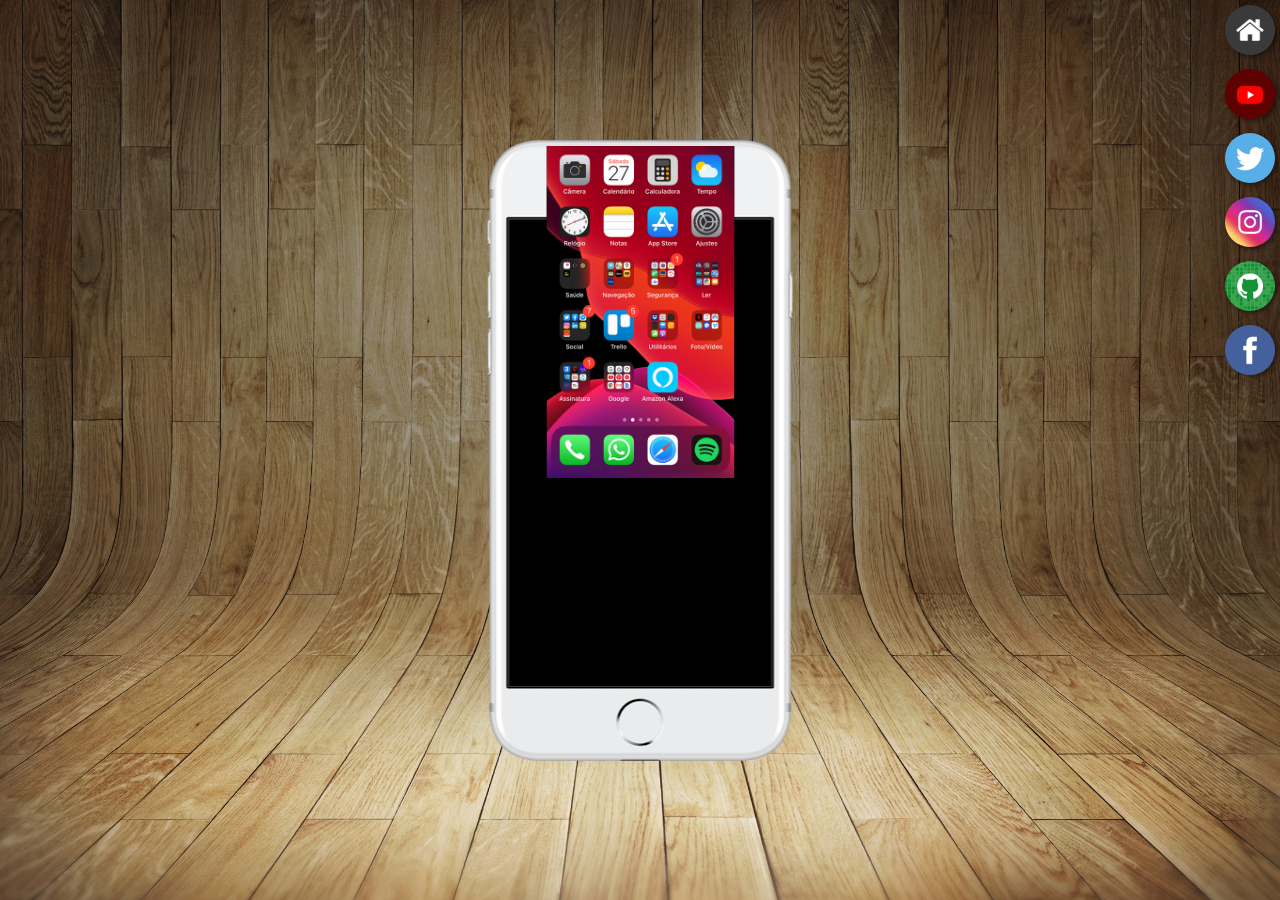
<file: index.html>
<!DOCTYPE html>
<html lang="pt-br">
<head>
    <meta charset="UTF-8">
    <meta name="viewport" content="width=device-width, initial-scale=1.0">
    <link rel="shortcut icon" href="favicon.ico" type="image/x-icon">
    <link rel="stylesheet" href="estilos/style.css">
    <title>Projeto redes sociais</title>
</head>
<body>
    <main> 
        <section id="telefone">
            <iframe src="home.html" name="home" id="home"  frameborder="0">
                Seu navegador não é compátivel.
            </iframe>
        </section>
        <section id="redes">
            <a href="home.html" target="home"><img src="imagens/logo-home.jpg" alt="Home"></a> <br>
            <a href="youtube.html" target="home" ><img src="imagens/logo-youtube.jpg" alt="youtube"></a> <br>
            <a href="twitter.html" target="home"><img src="imagens/logo-twitter.jpg" alt="Twitter"></a> <br>
            <a href="instagram.html" target="home"><img src="imagens/logo-instagram.jpg" alt="Instagram"></a> <br>
            <a href="github.html" target="home"><img src="imagens/logo-github.jpg" alt="Github"></a> <br>
            <a href="facebook.html" target="home"><img src="imagens/logo-facebook.jpg" alt="Facebook"></a> <br>
            
        </section>
    </main>
</body>
</html>
</file>
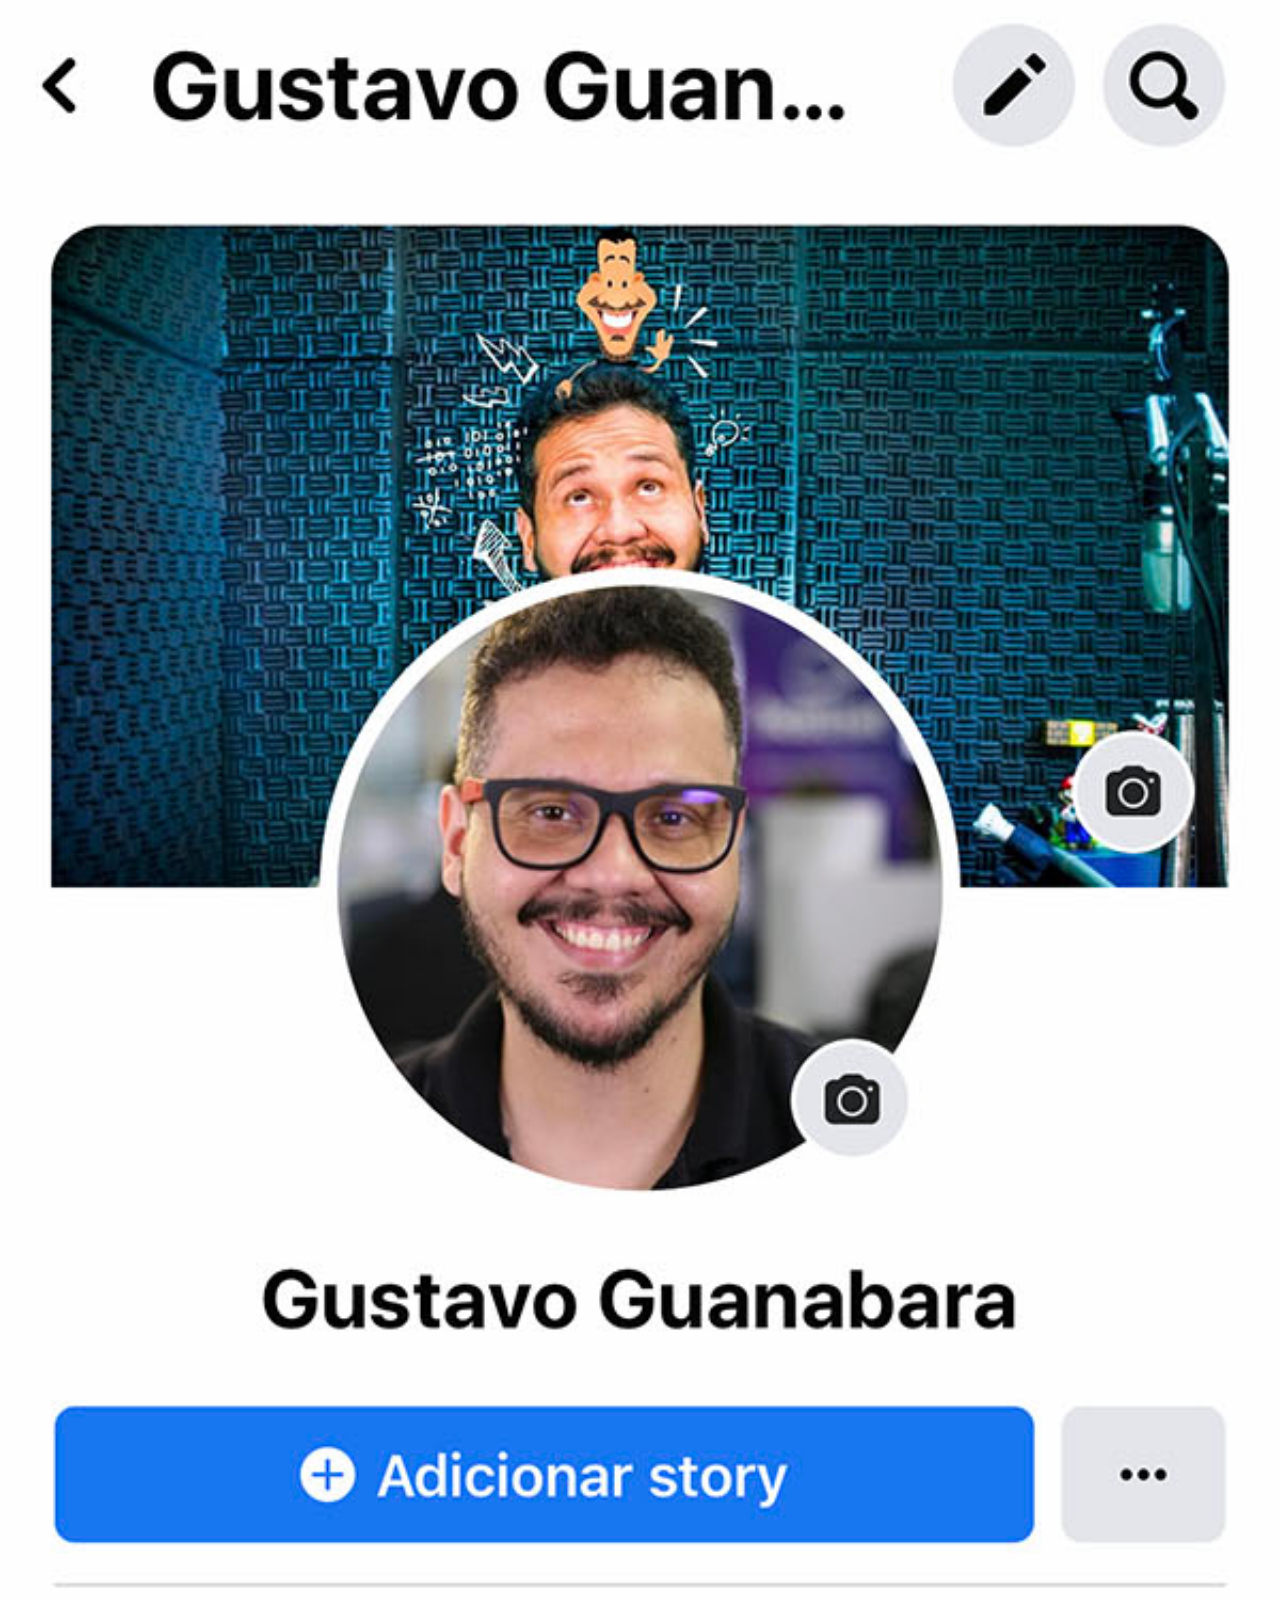
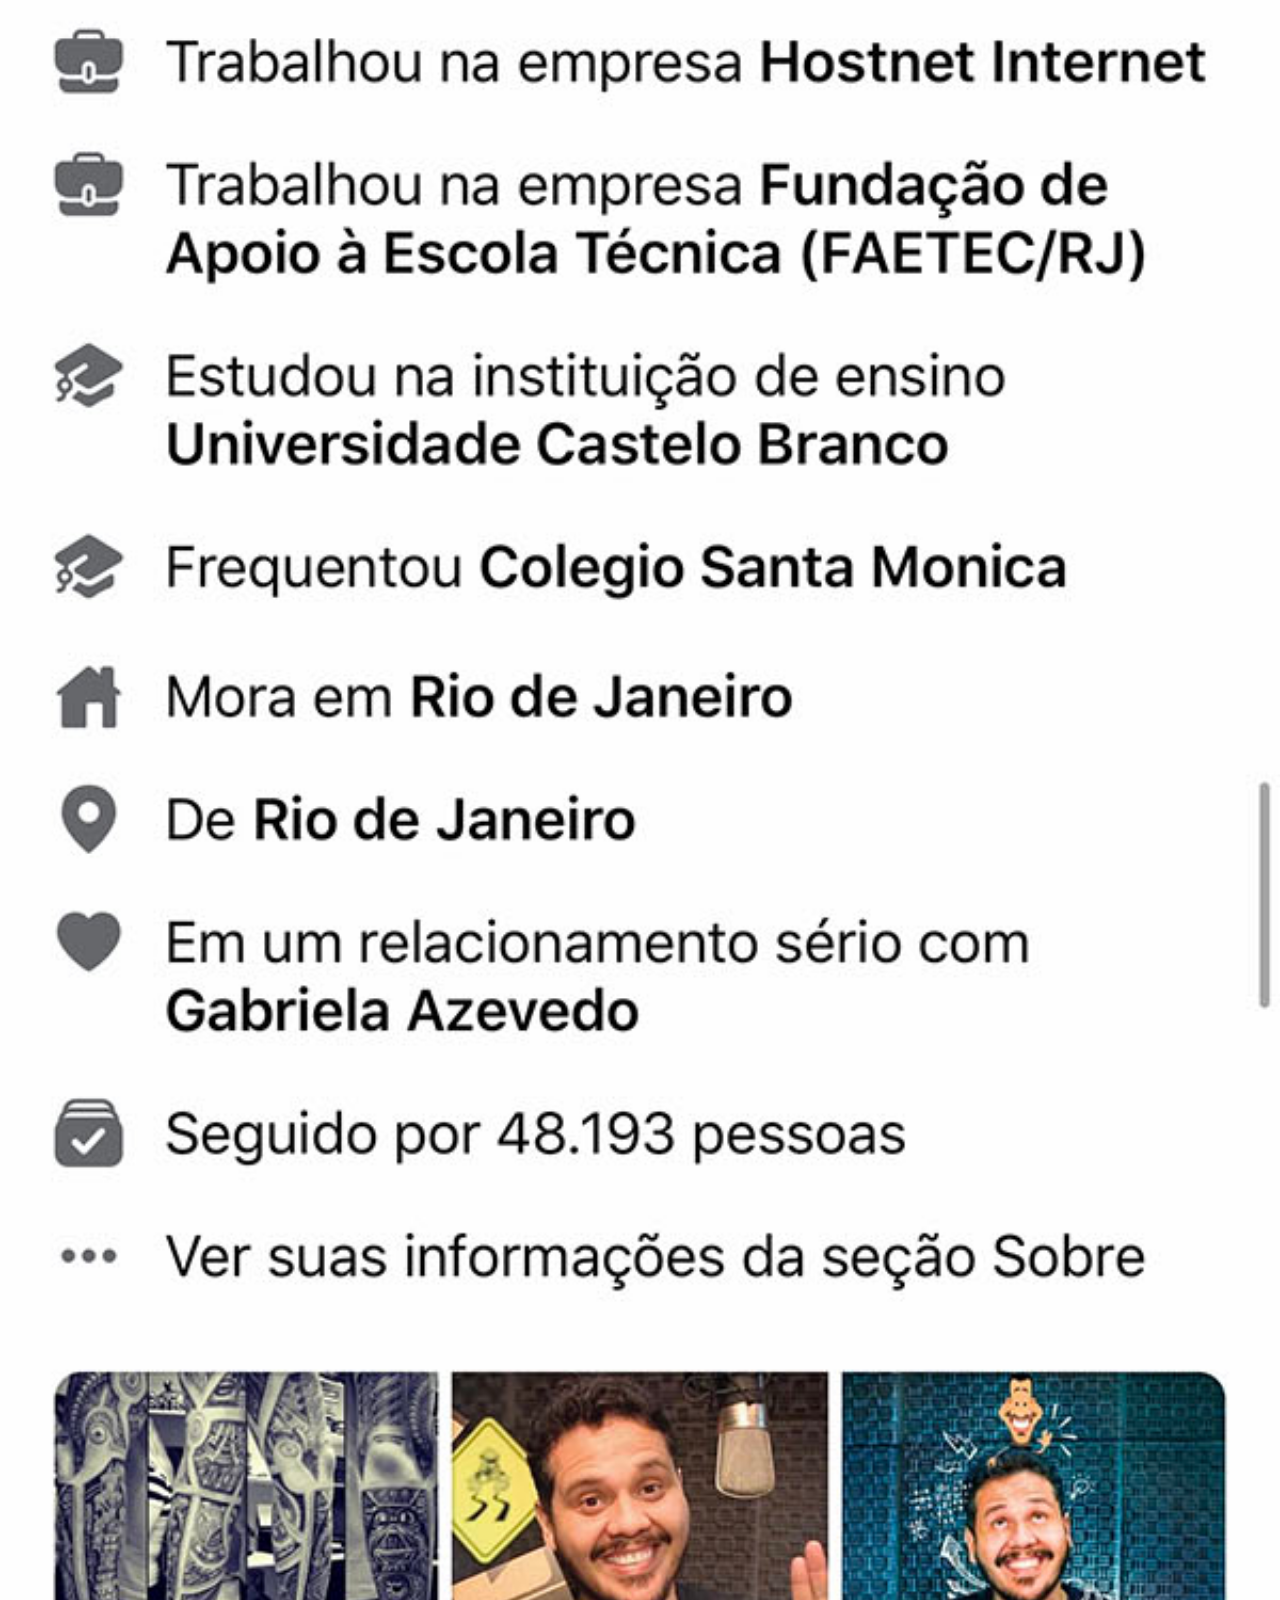
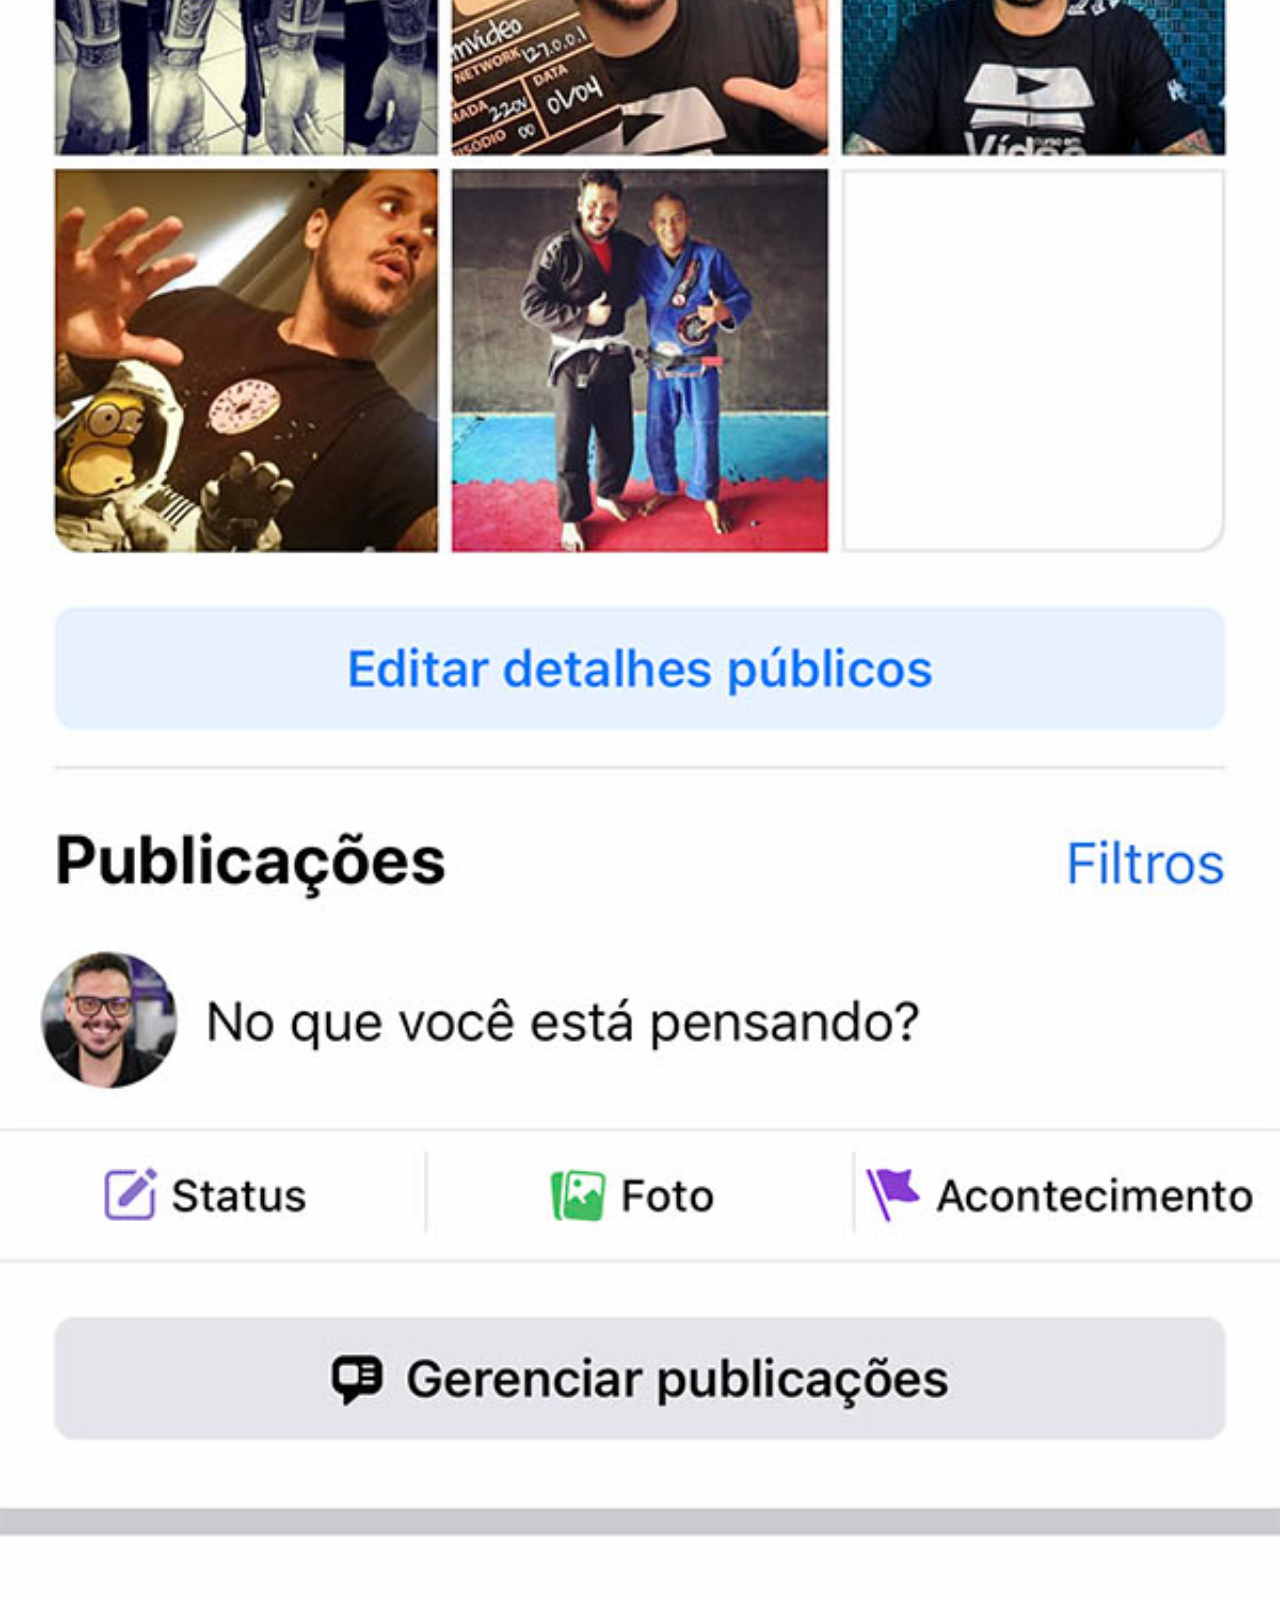
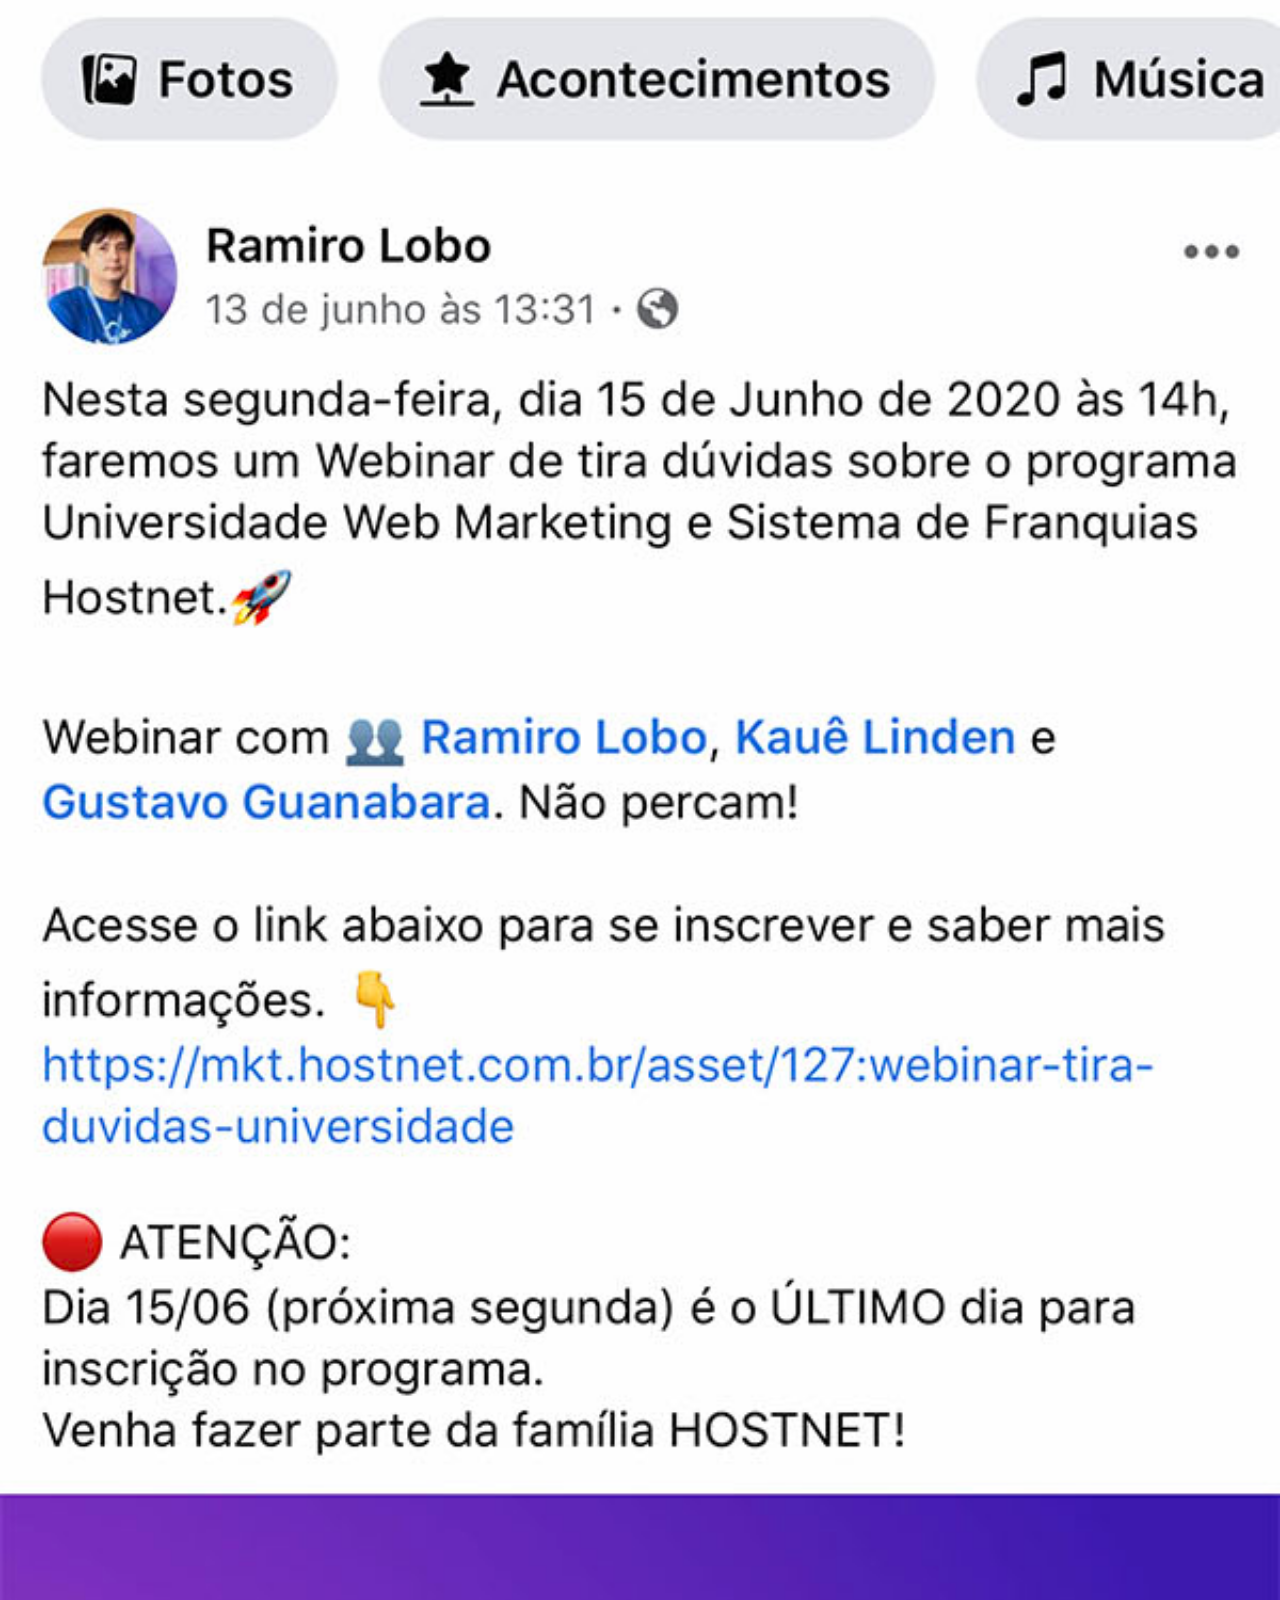
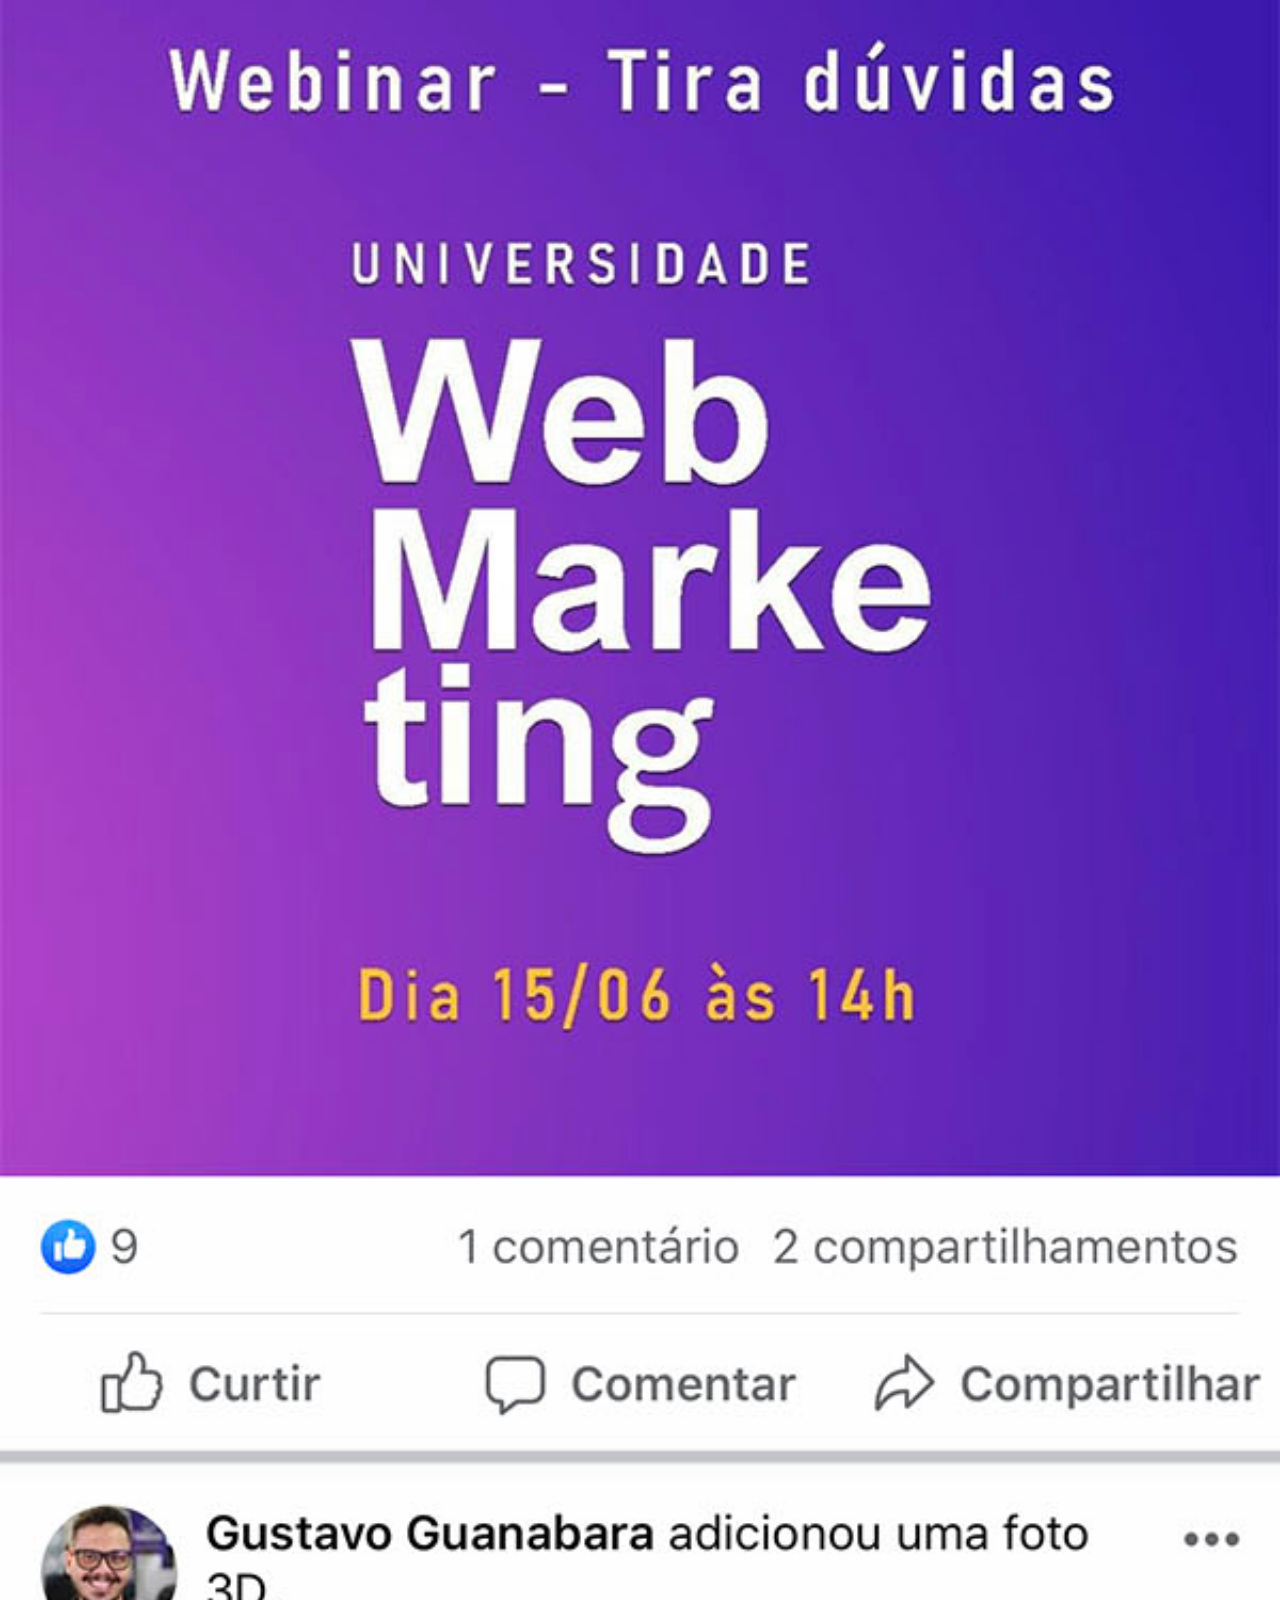
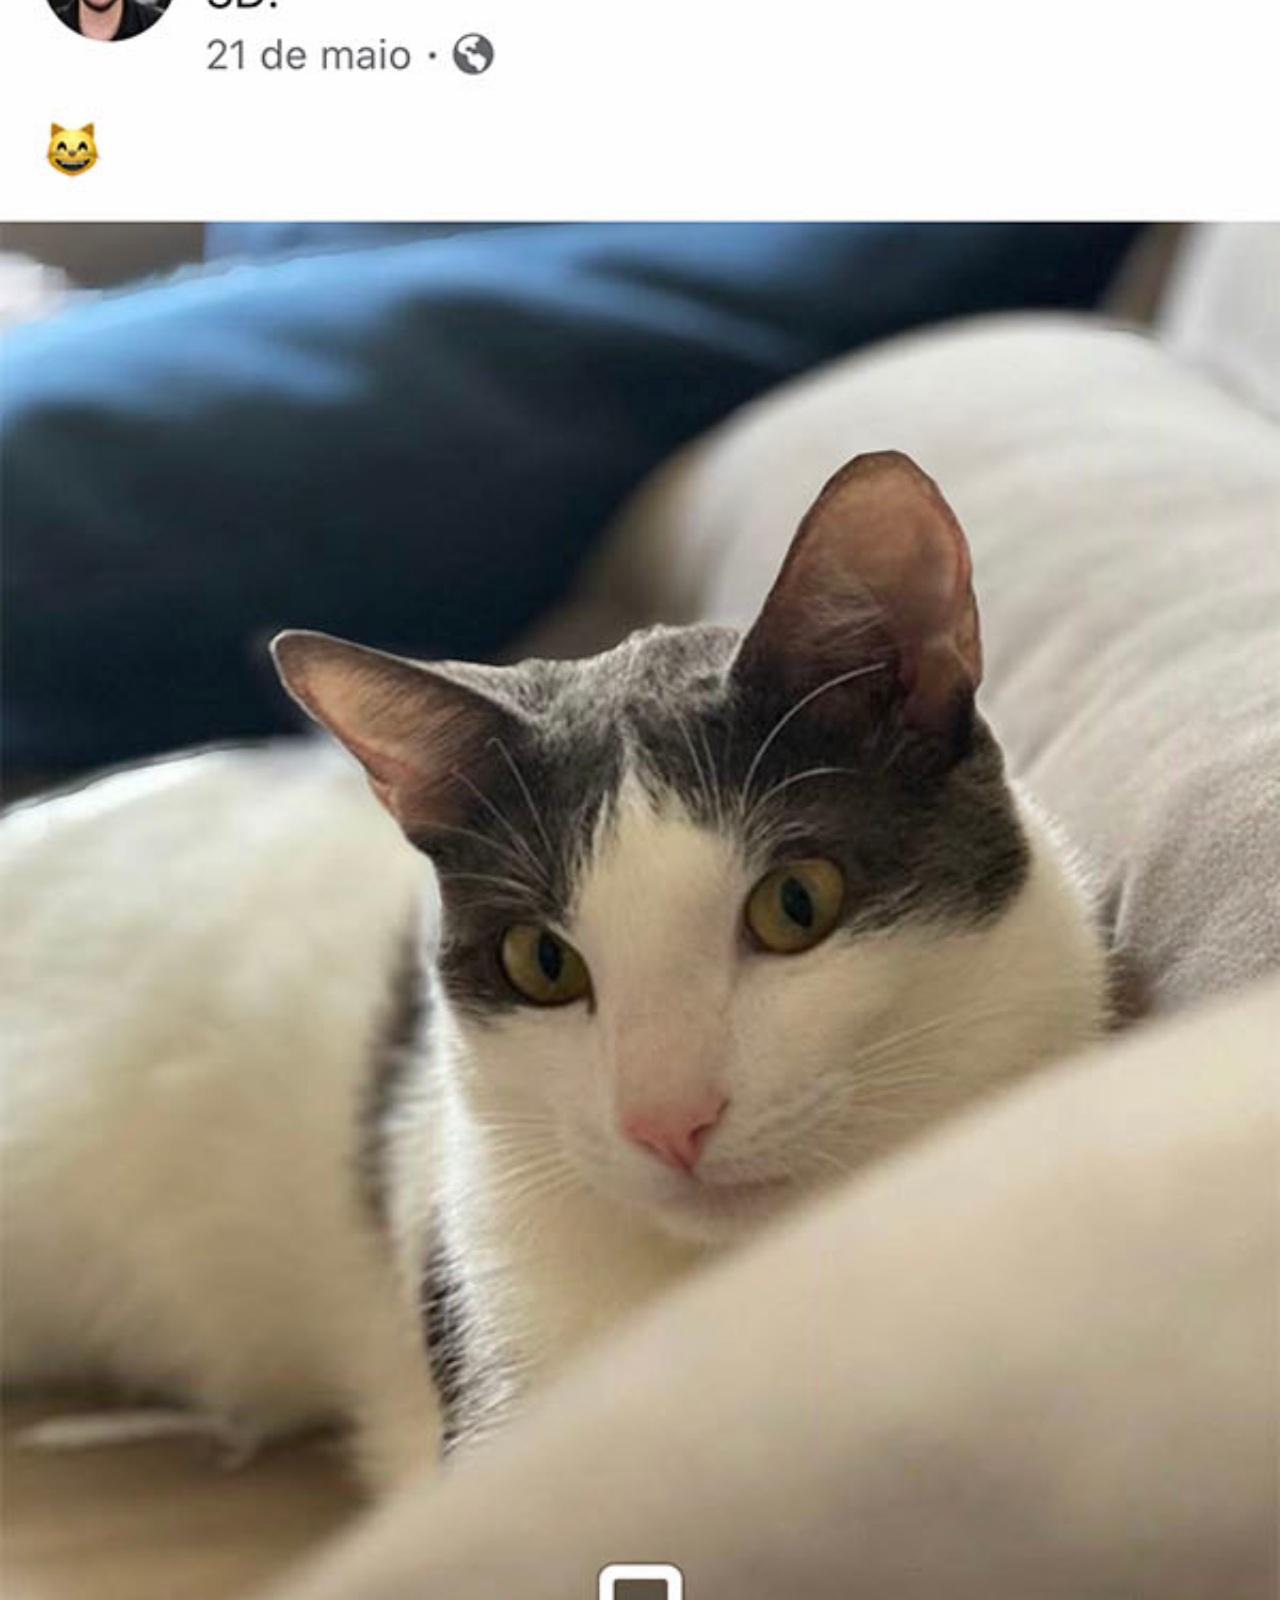
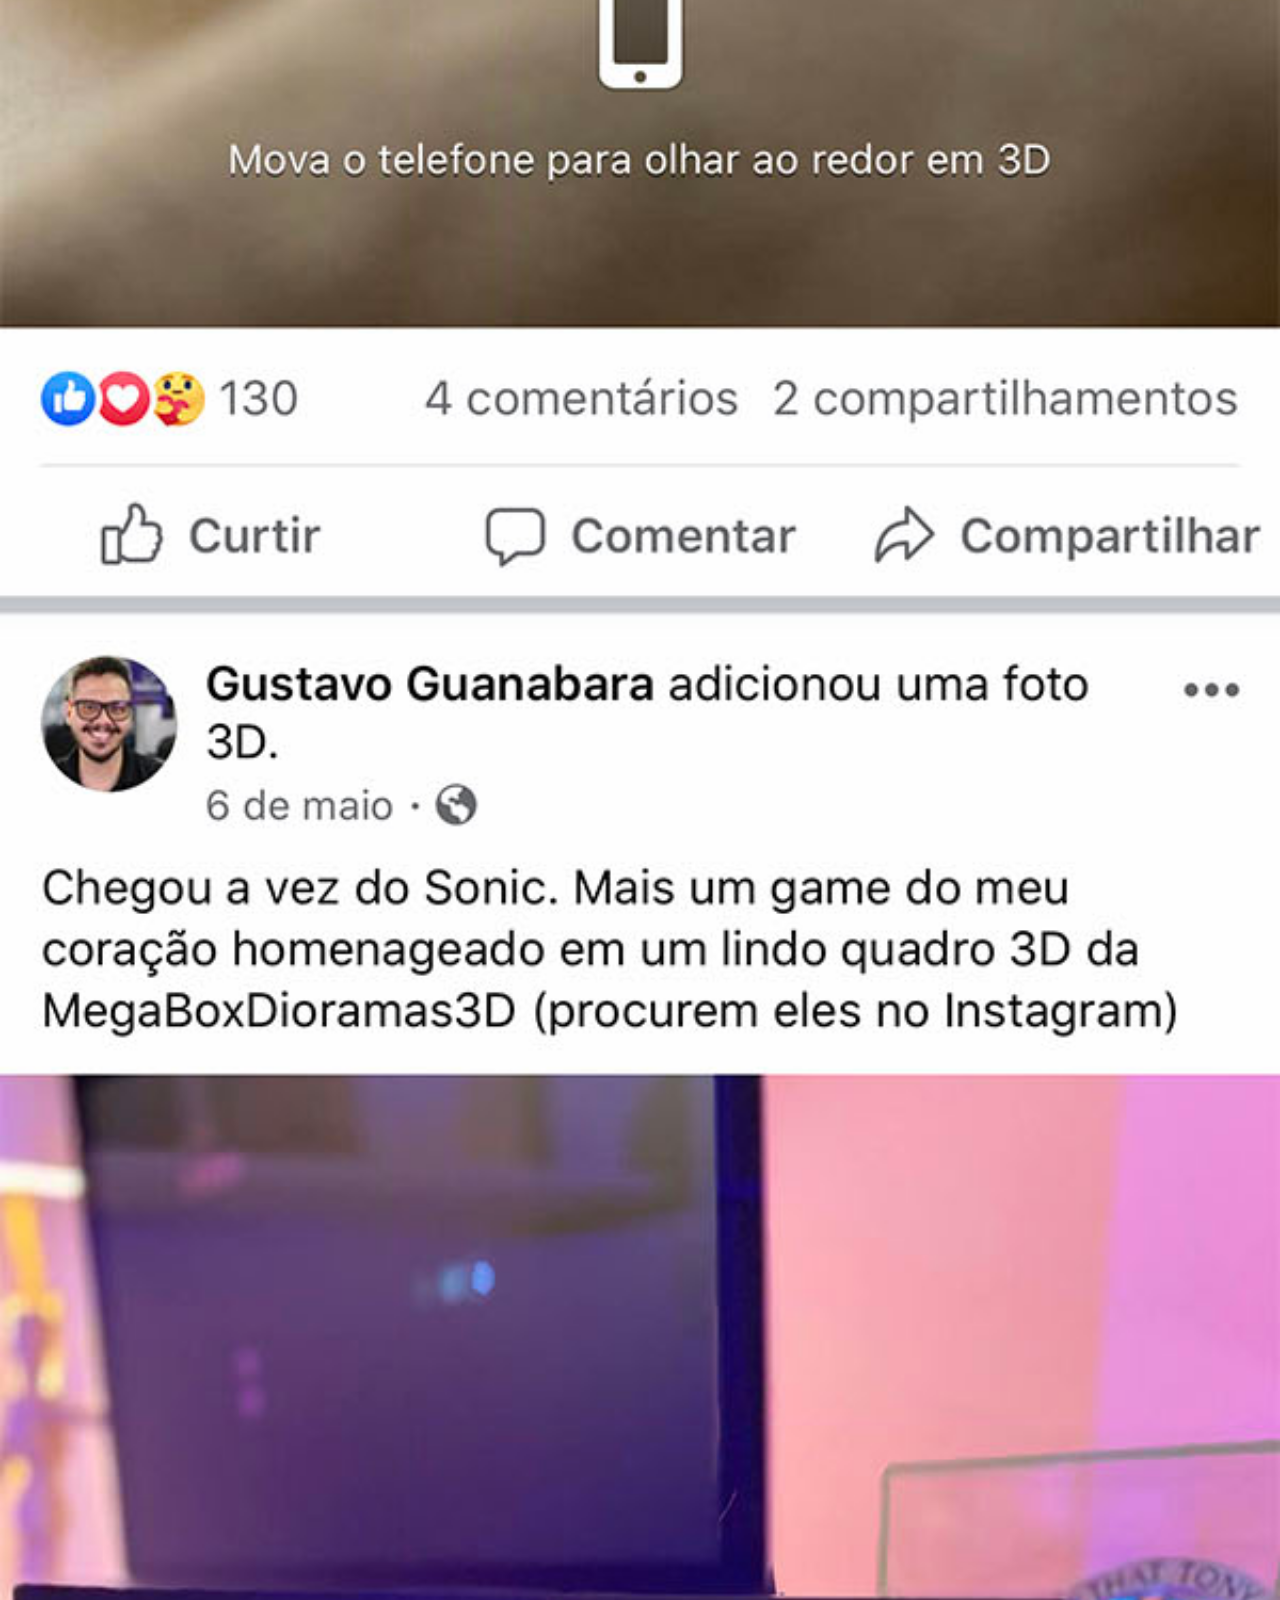
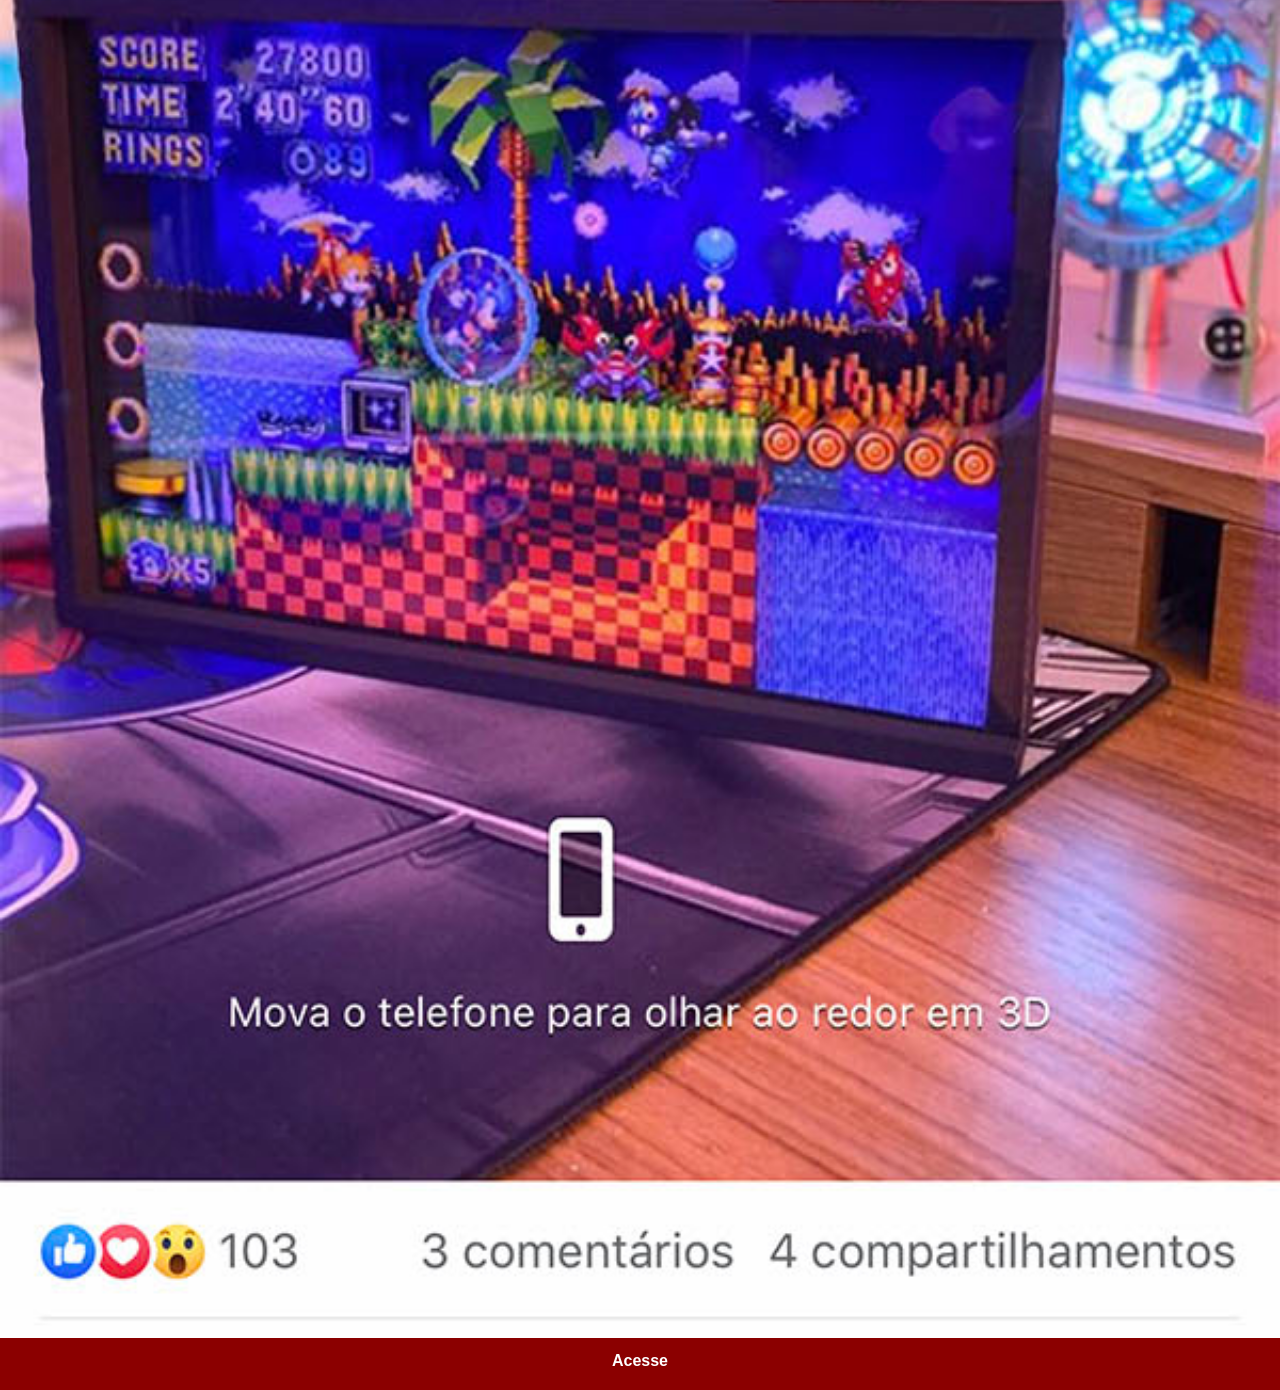
<file: facebook.html>
<!DOCTYPE html>
<html lang="pt-br">
<head>
    <meta charset="UTF-8">
    <meta name="viewport" content="width=device-width, initial-scale=1.0">
    <title>Facebook</title>
    <link rel="stylesheet" href="estilos/social.css">
</head>
<body>
    <img src="imagens/tela-facebook.jpg" alt="Facebook">
    <a href="https://www.facebook.com/gustavoguanabara/?locale=pt_BR" target="_blank">Acesse</a>
</body>
</html>
</file>
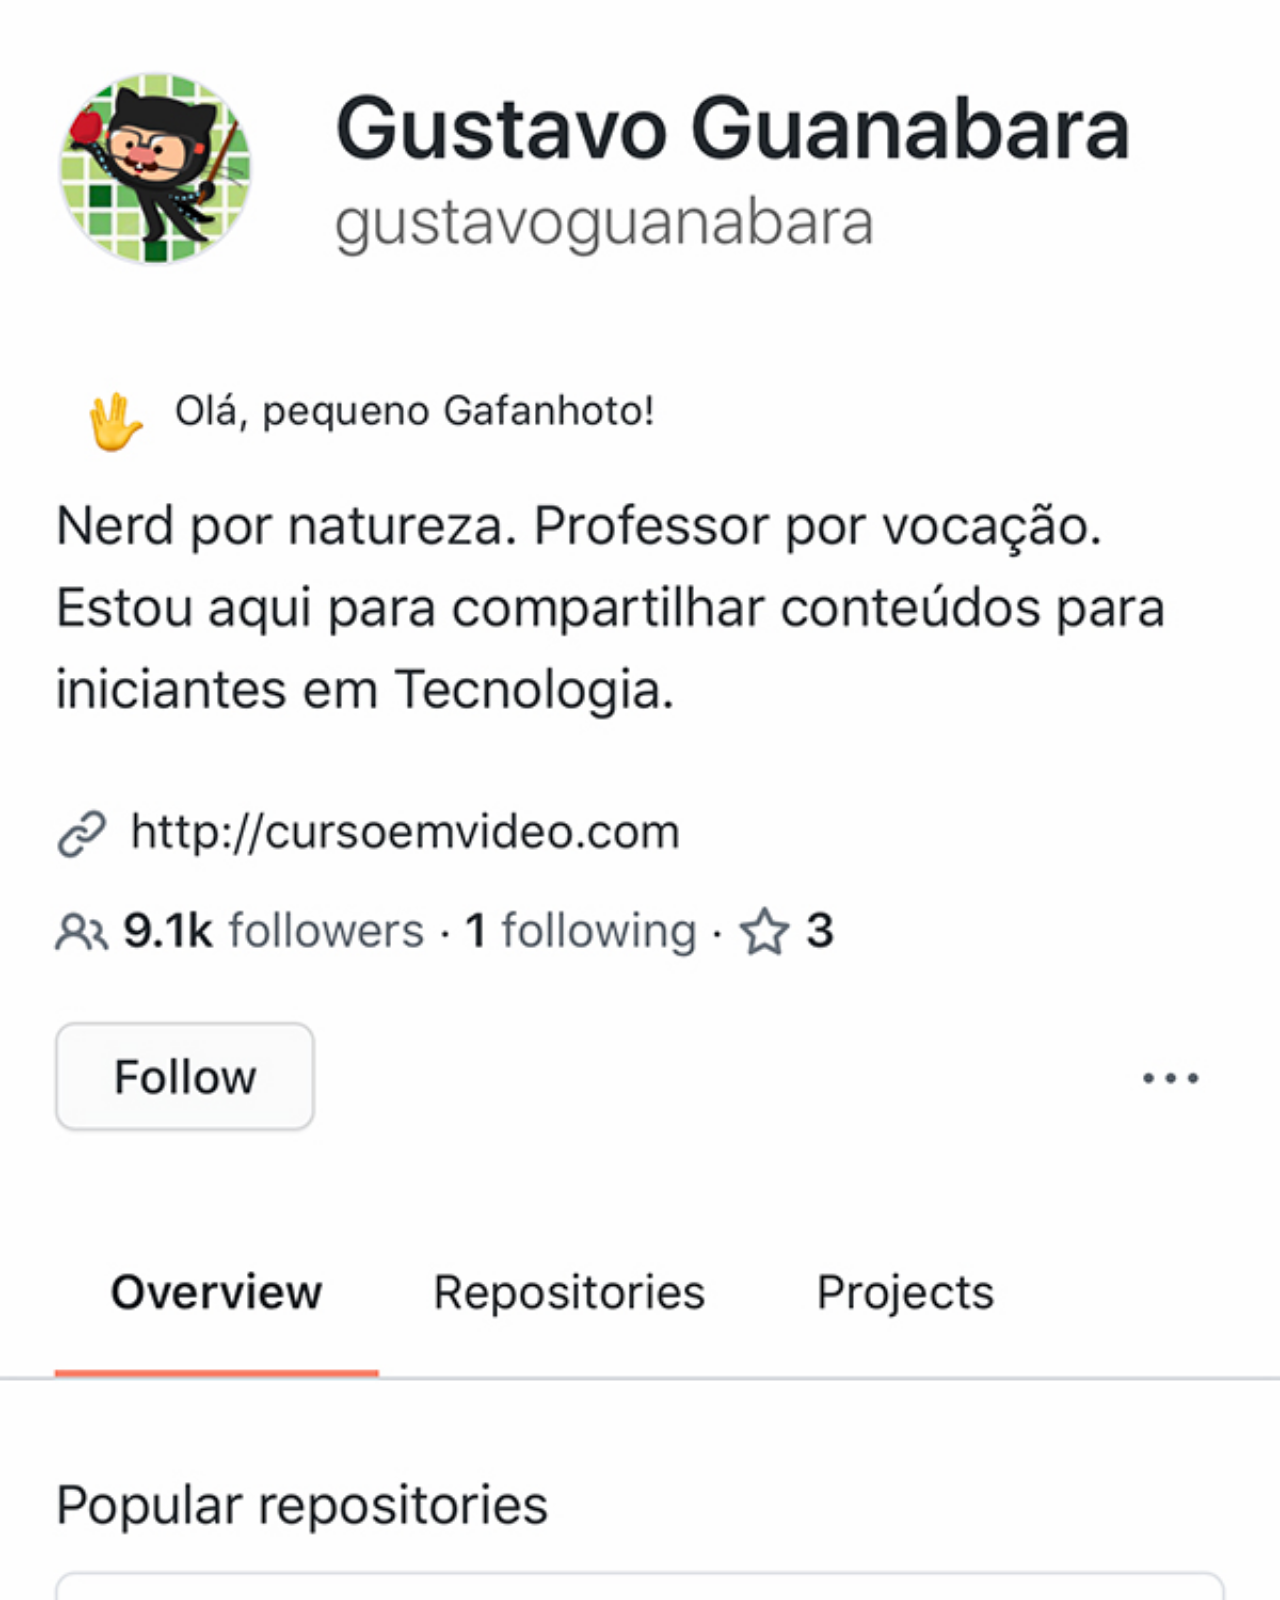
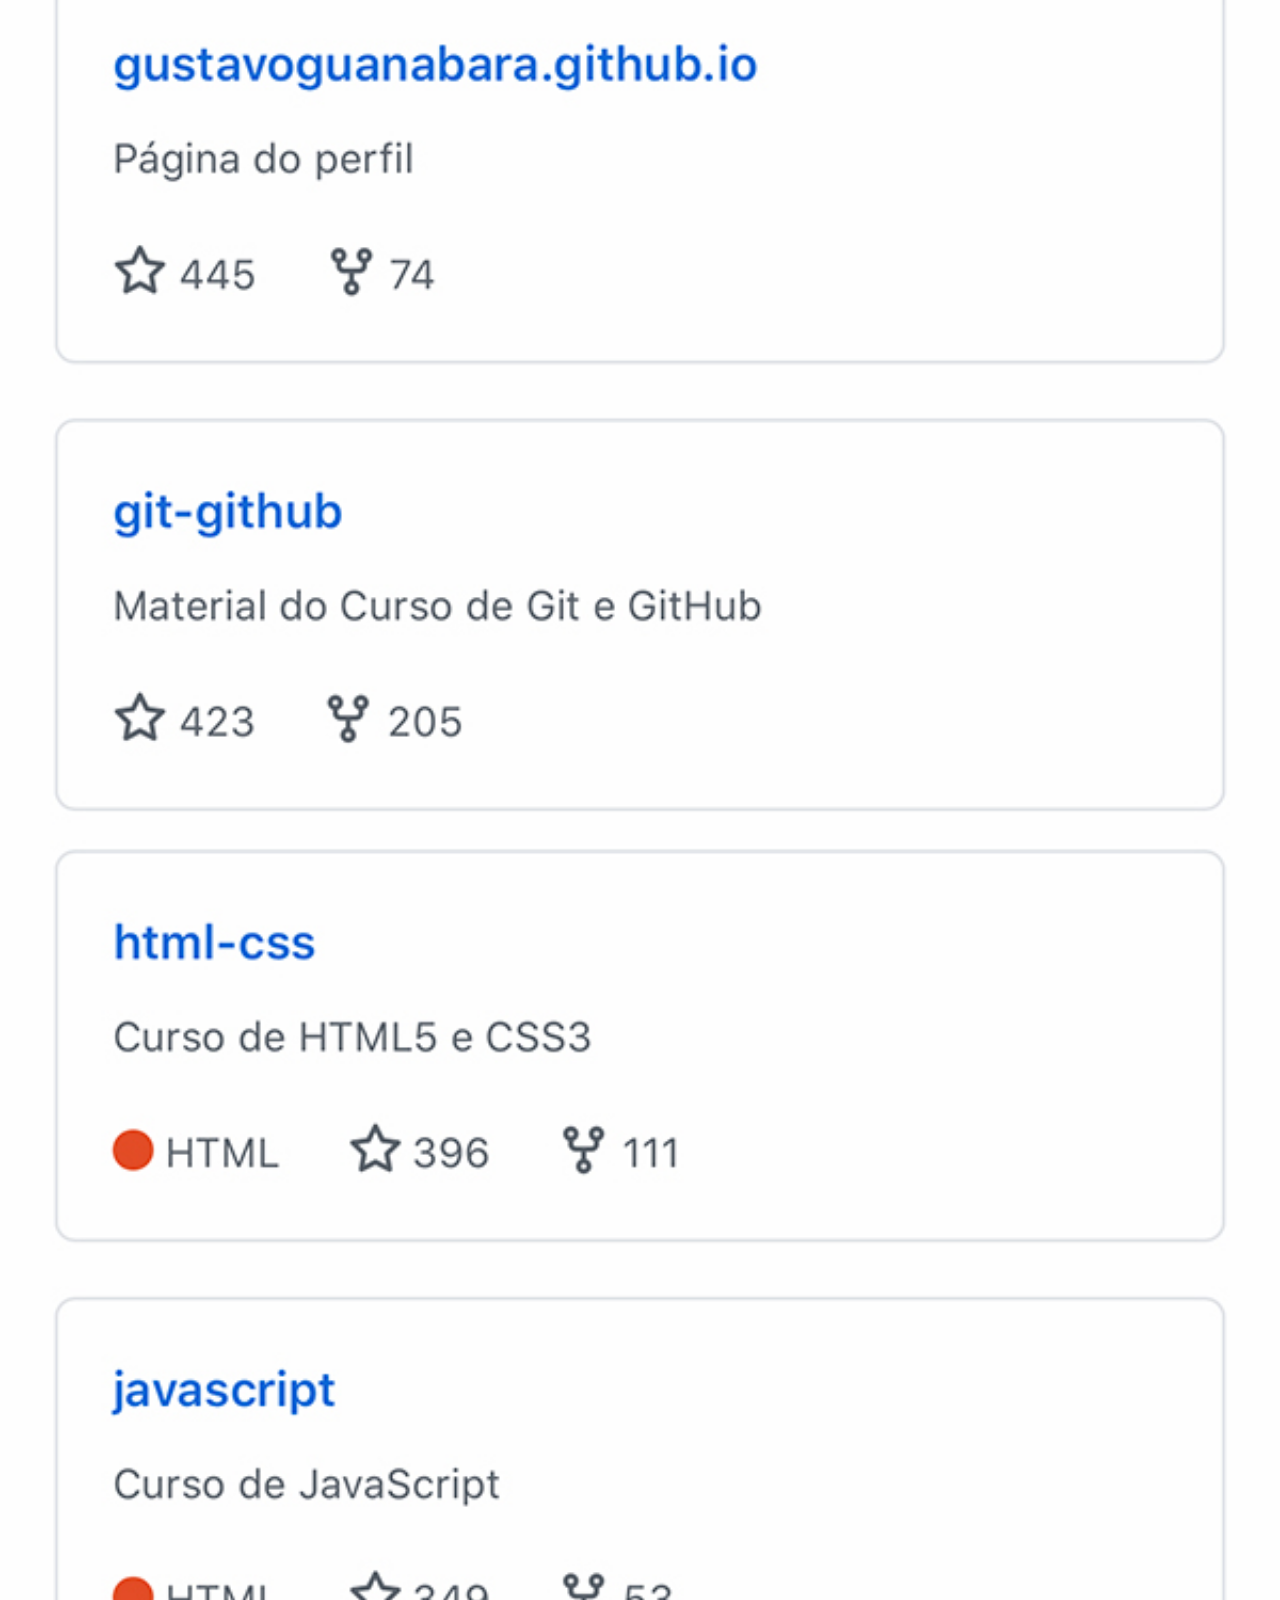
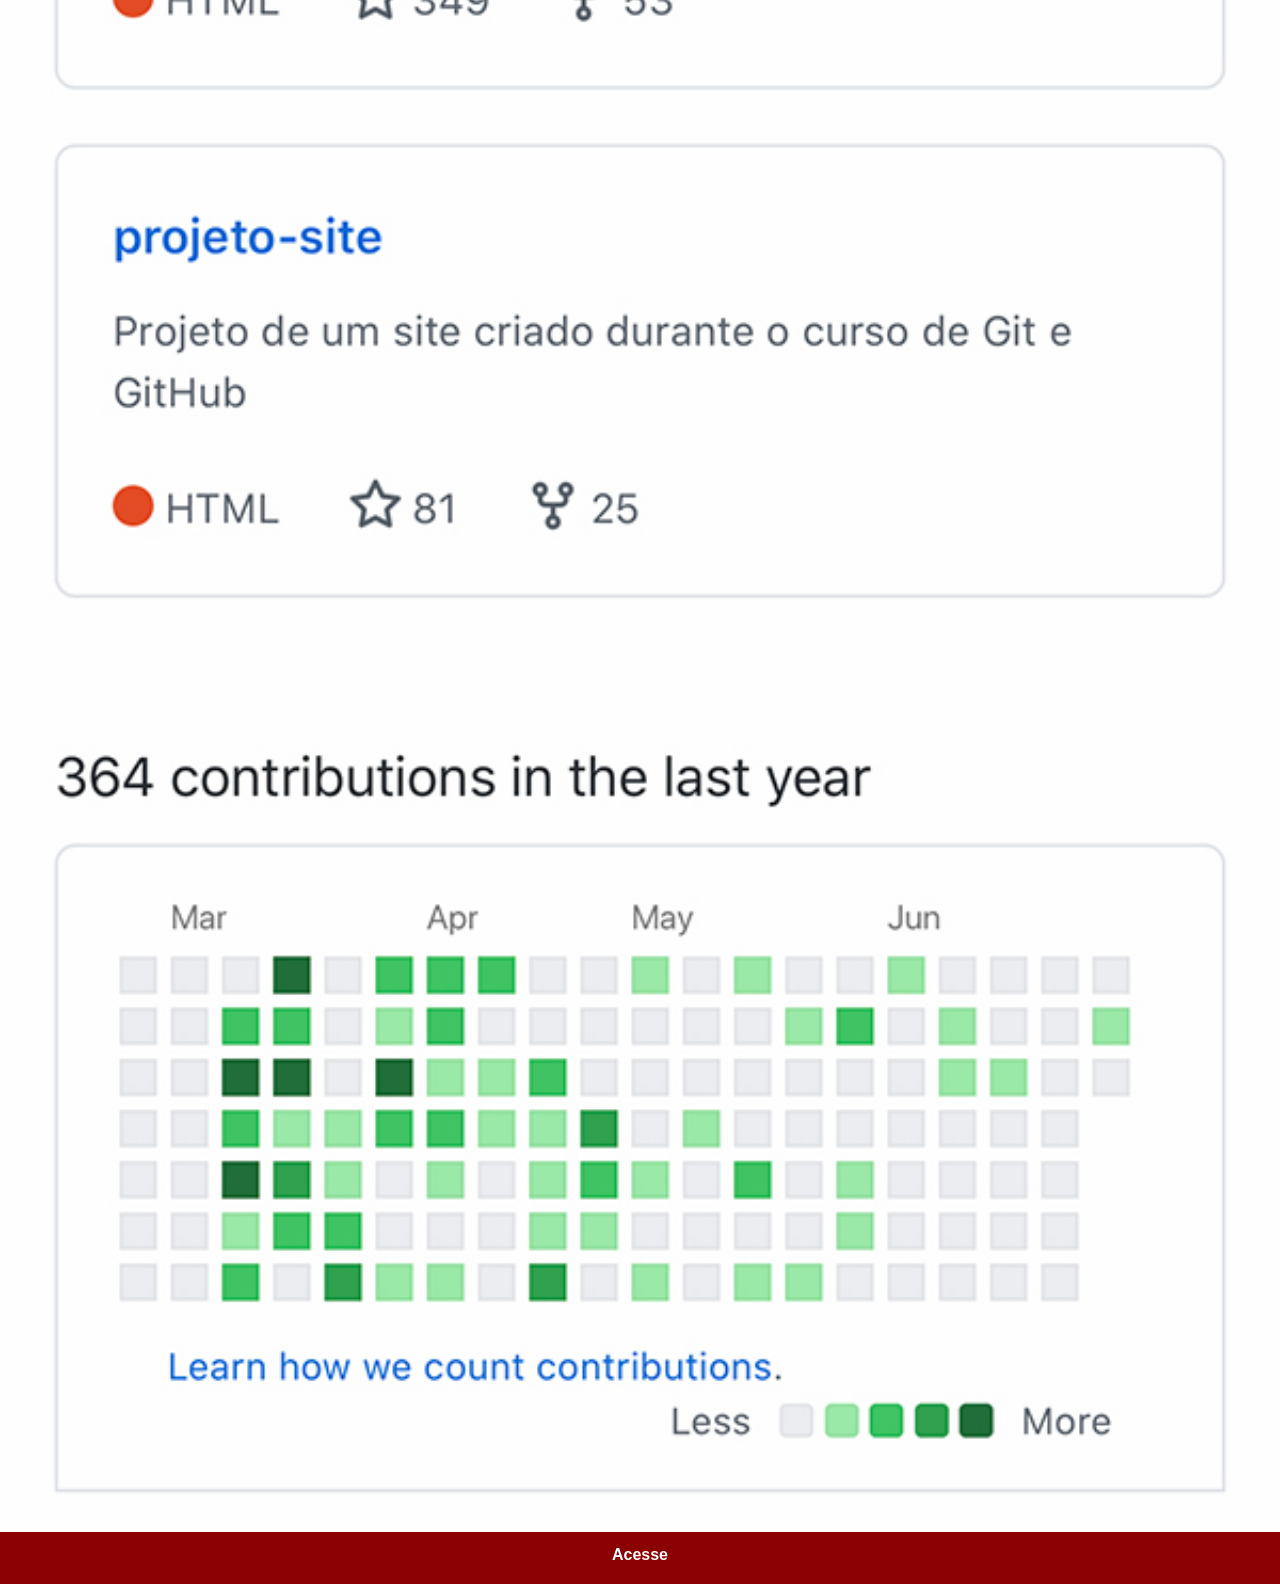
<file: github.html>
<!DOCTYPE html>
<html lang="pt-br">
<head>
    <meta charset="UTF-8">
    <meta name="viewport" content="width=device-width, initial-scale=1.0">
    <title>Github</title>
    <link rel="stylesheet" href="estilos/social.css">
</head>
<body>
    <img src="imagens/tela-github.jpg" alt="GitHub">
    <a href="https://github.com/gustavoguanabara" target="_blank">Acesse</a>
</body>
</html>
</file>
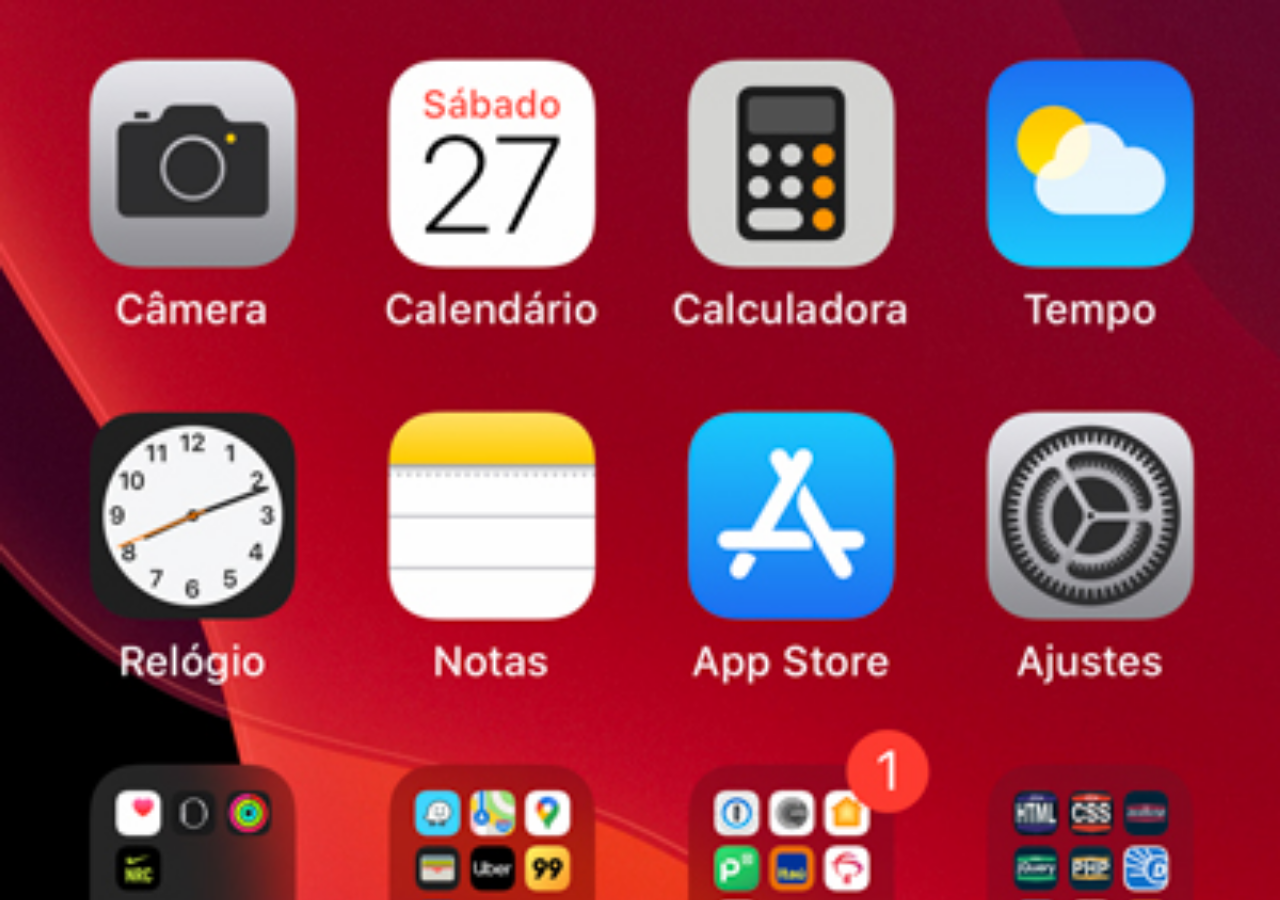
<file: home.html>
<!DOCTYPE html>
<html lang="pt-br">
<head>
    <meta charset="UTF-8">
    <meta name="viewport" content="width=device-width, initial-scale=1.0">
    <title>Home</title>
</head>
<style>
    * {
        margin: 0px;
        padding: 0px;
    }

    body{
        width: 100vw;
        height: 100vh;
        background: black url('imagens/tela-home.jpg') no-repeat top center;
        background-size: cover;
    }
</style>
<body>
    
</body>
</html>
</file>
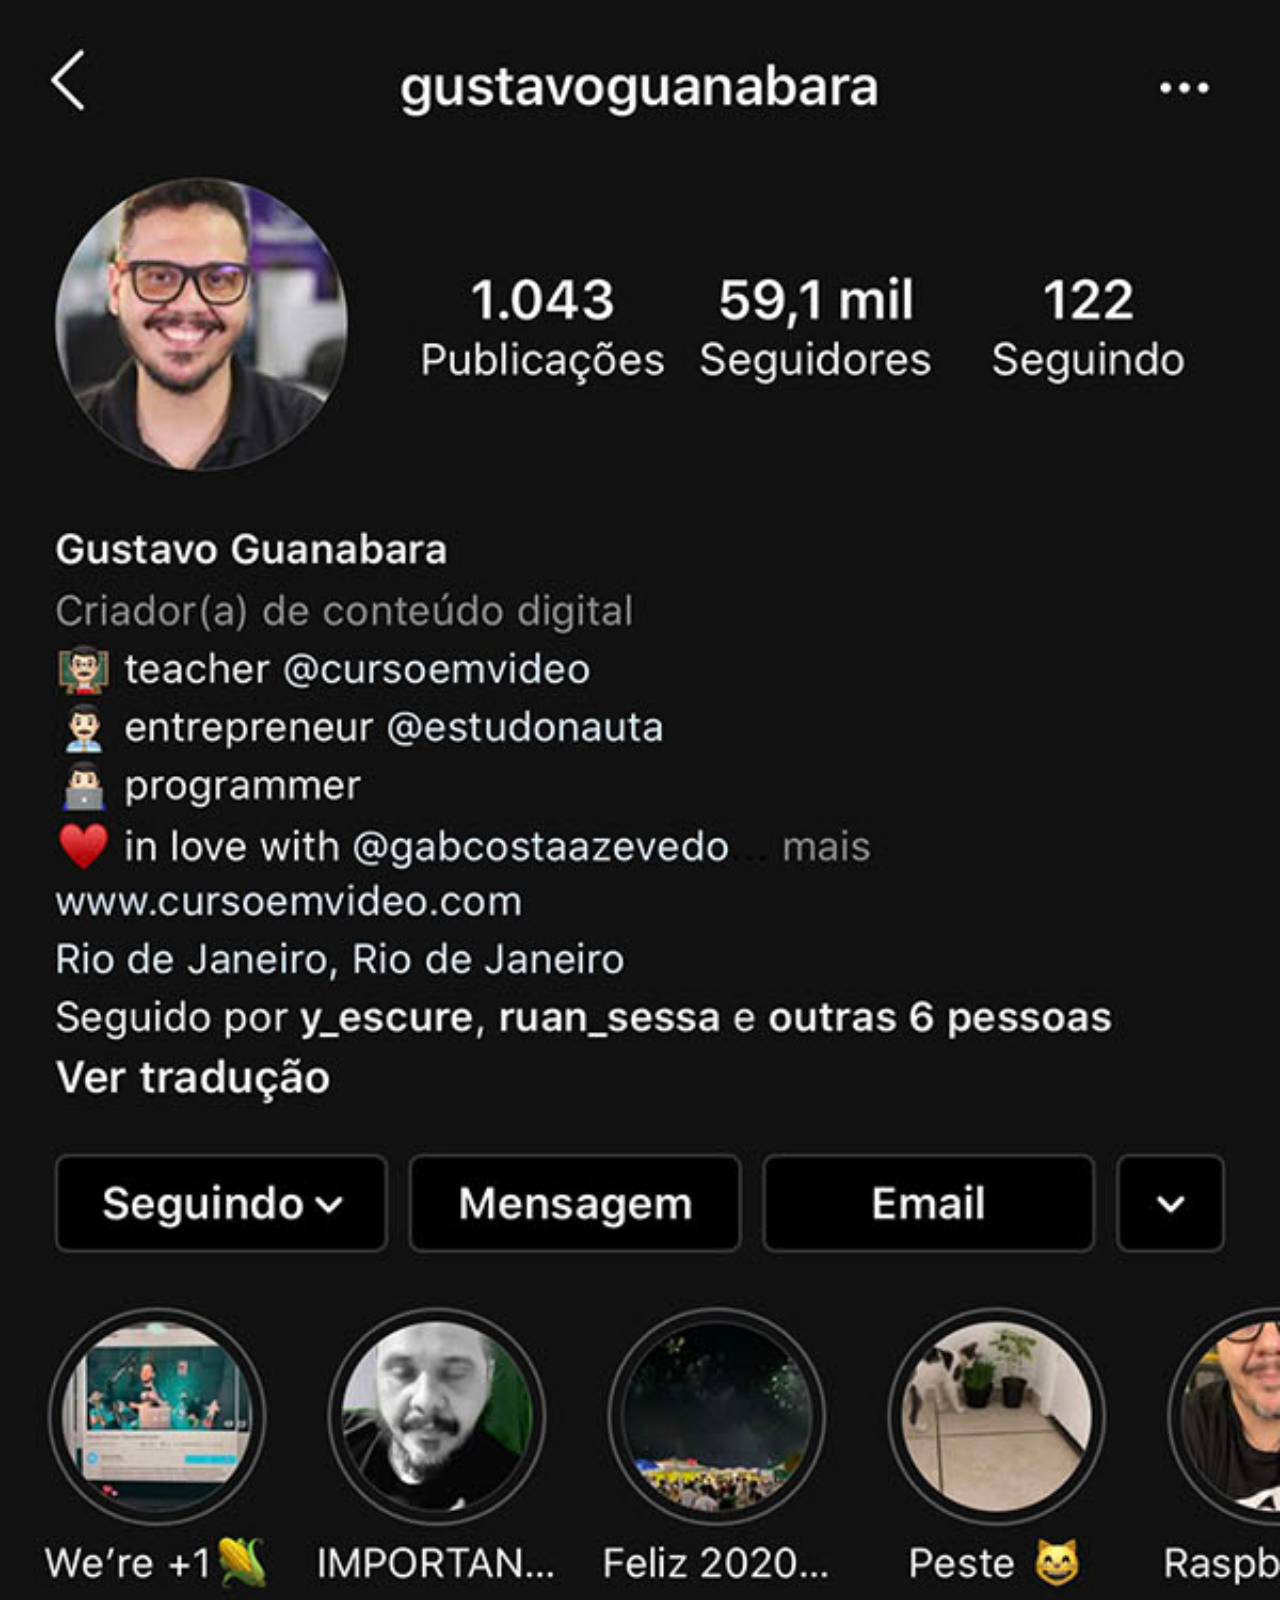
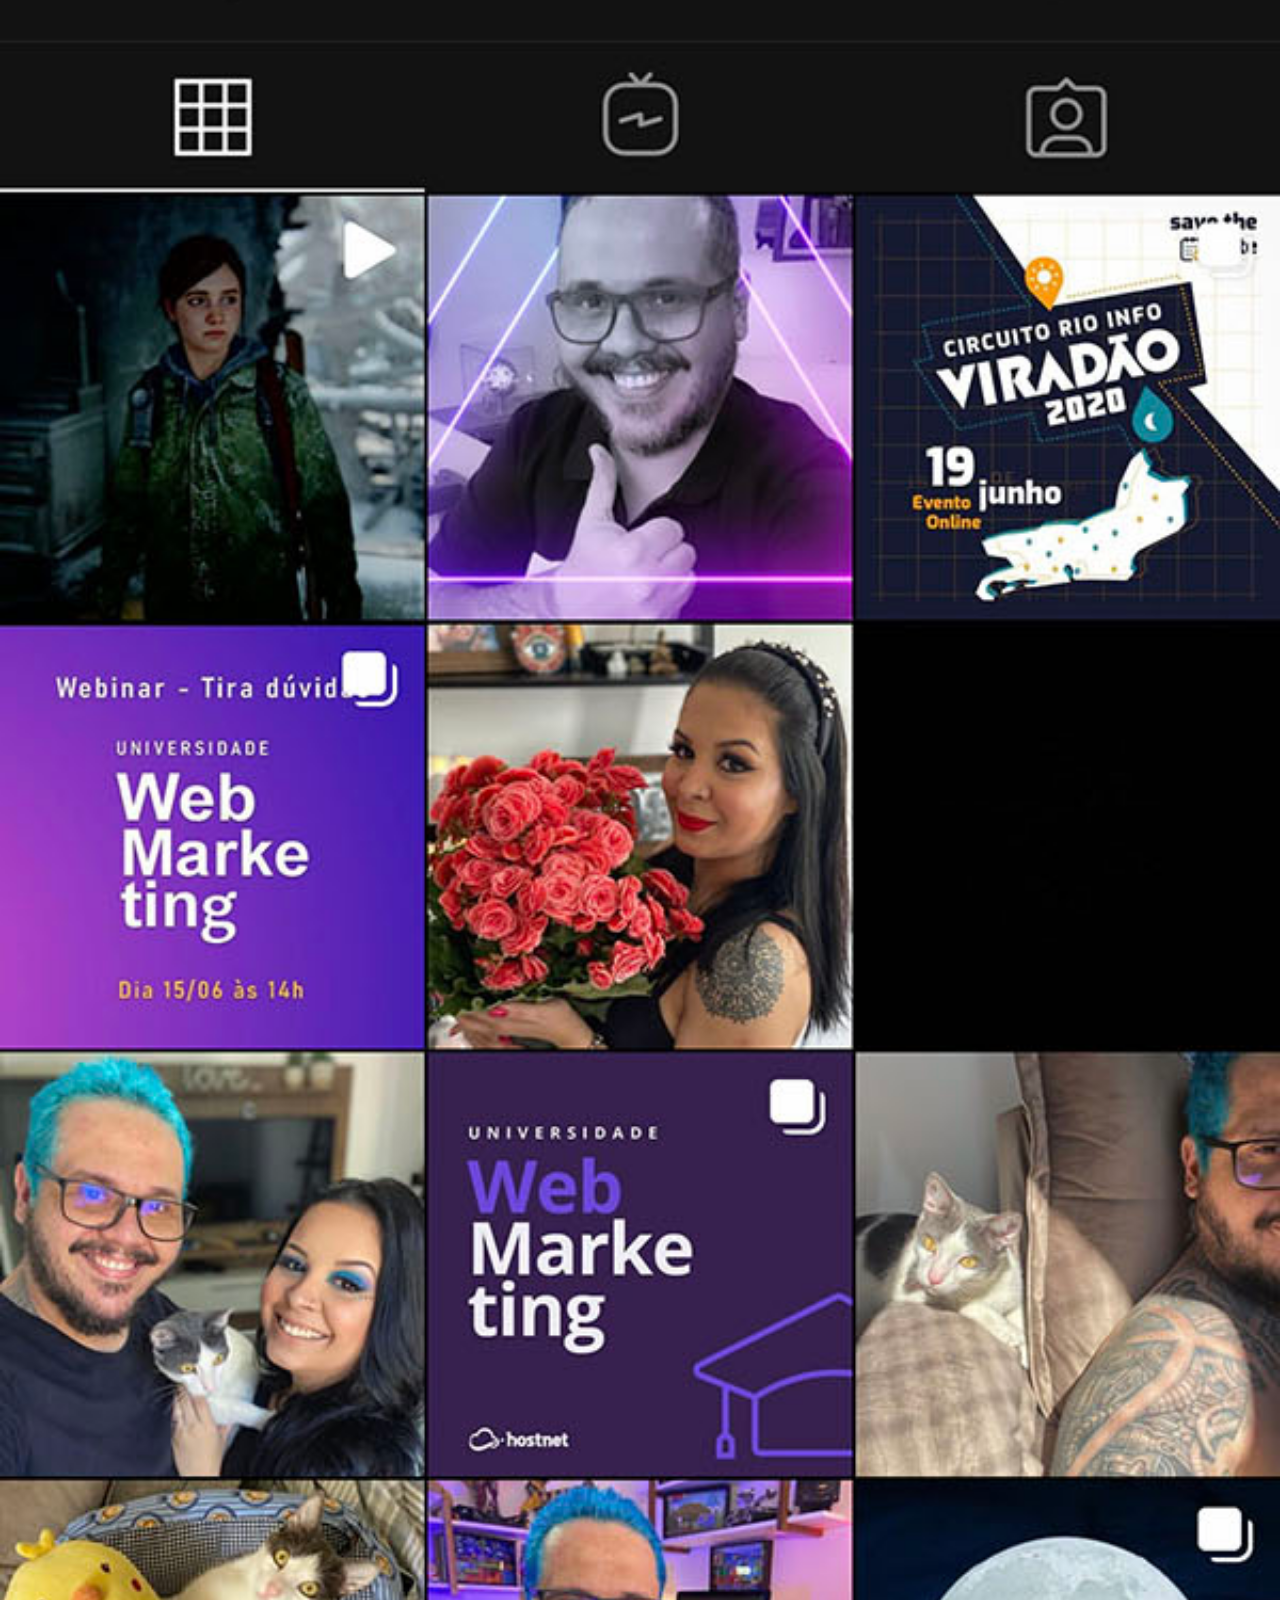
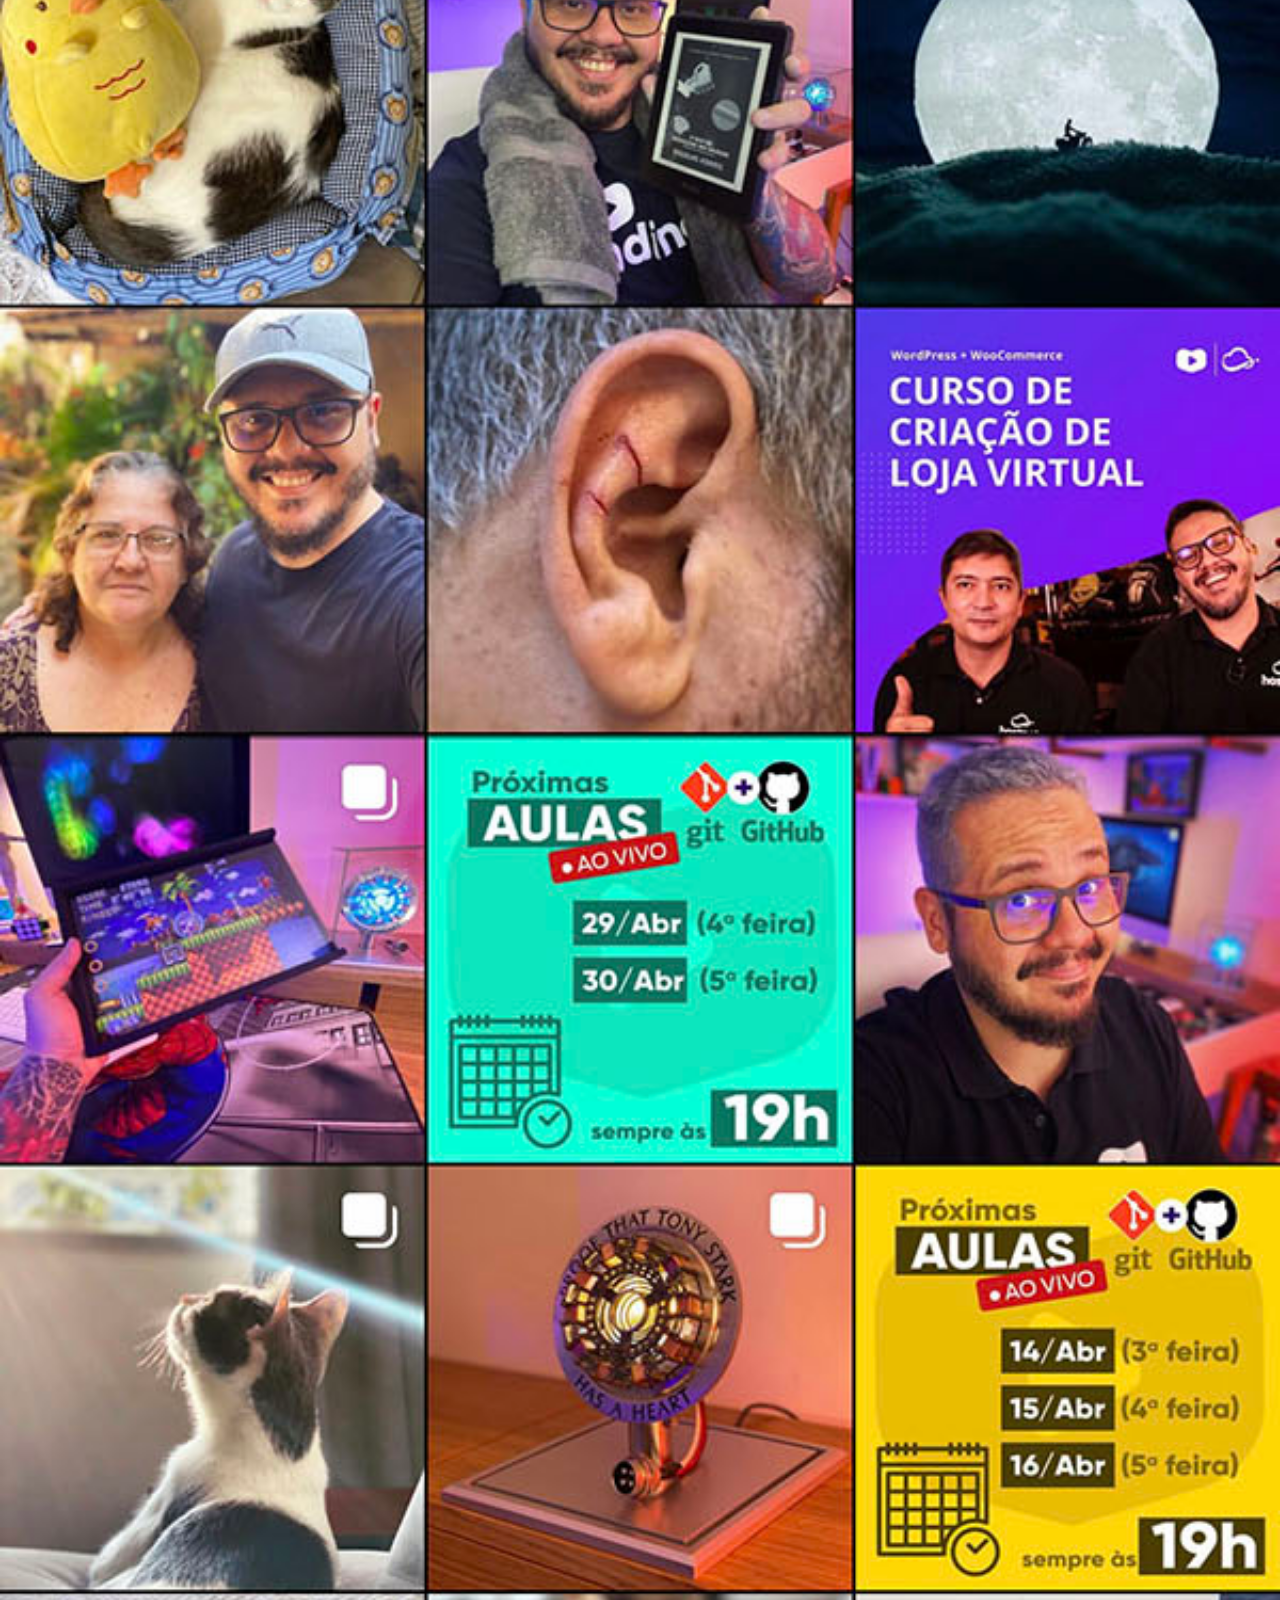
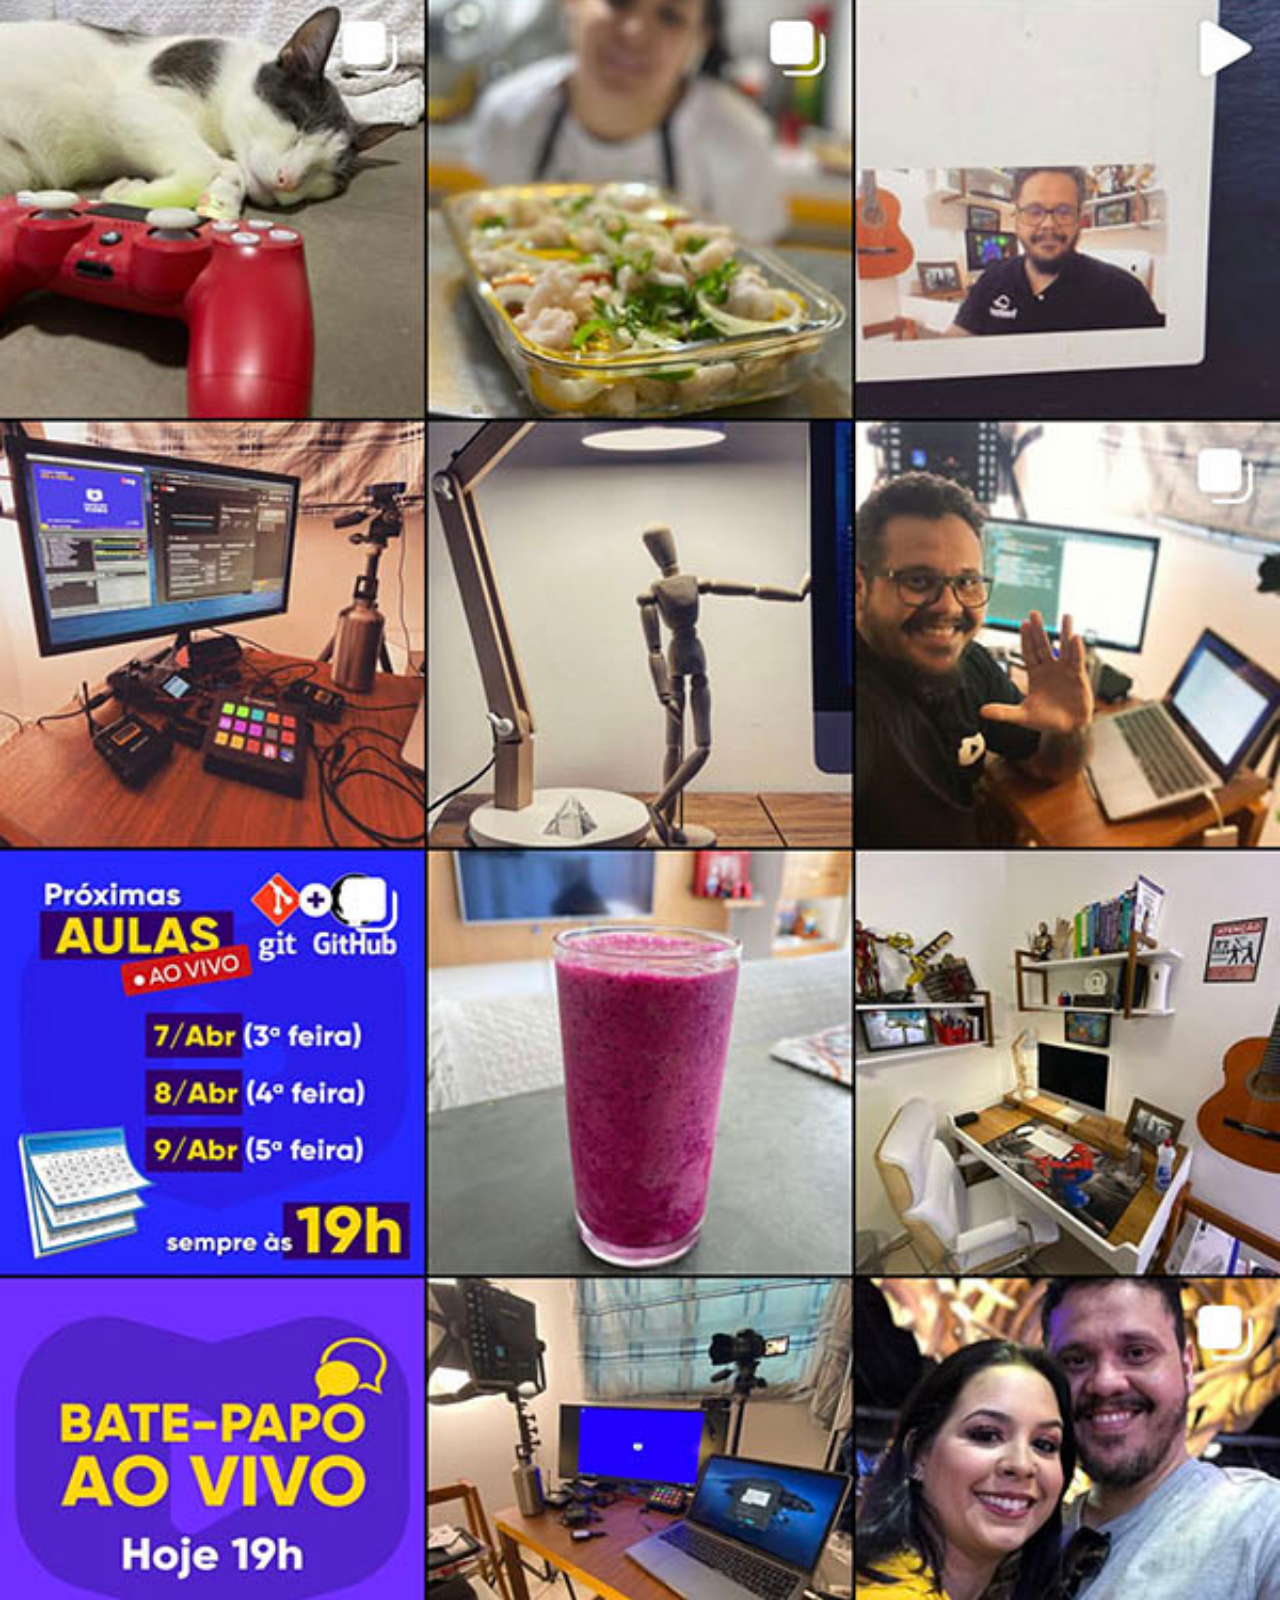
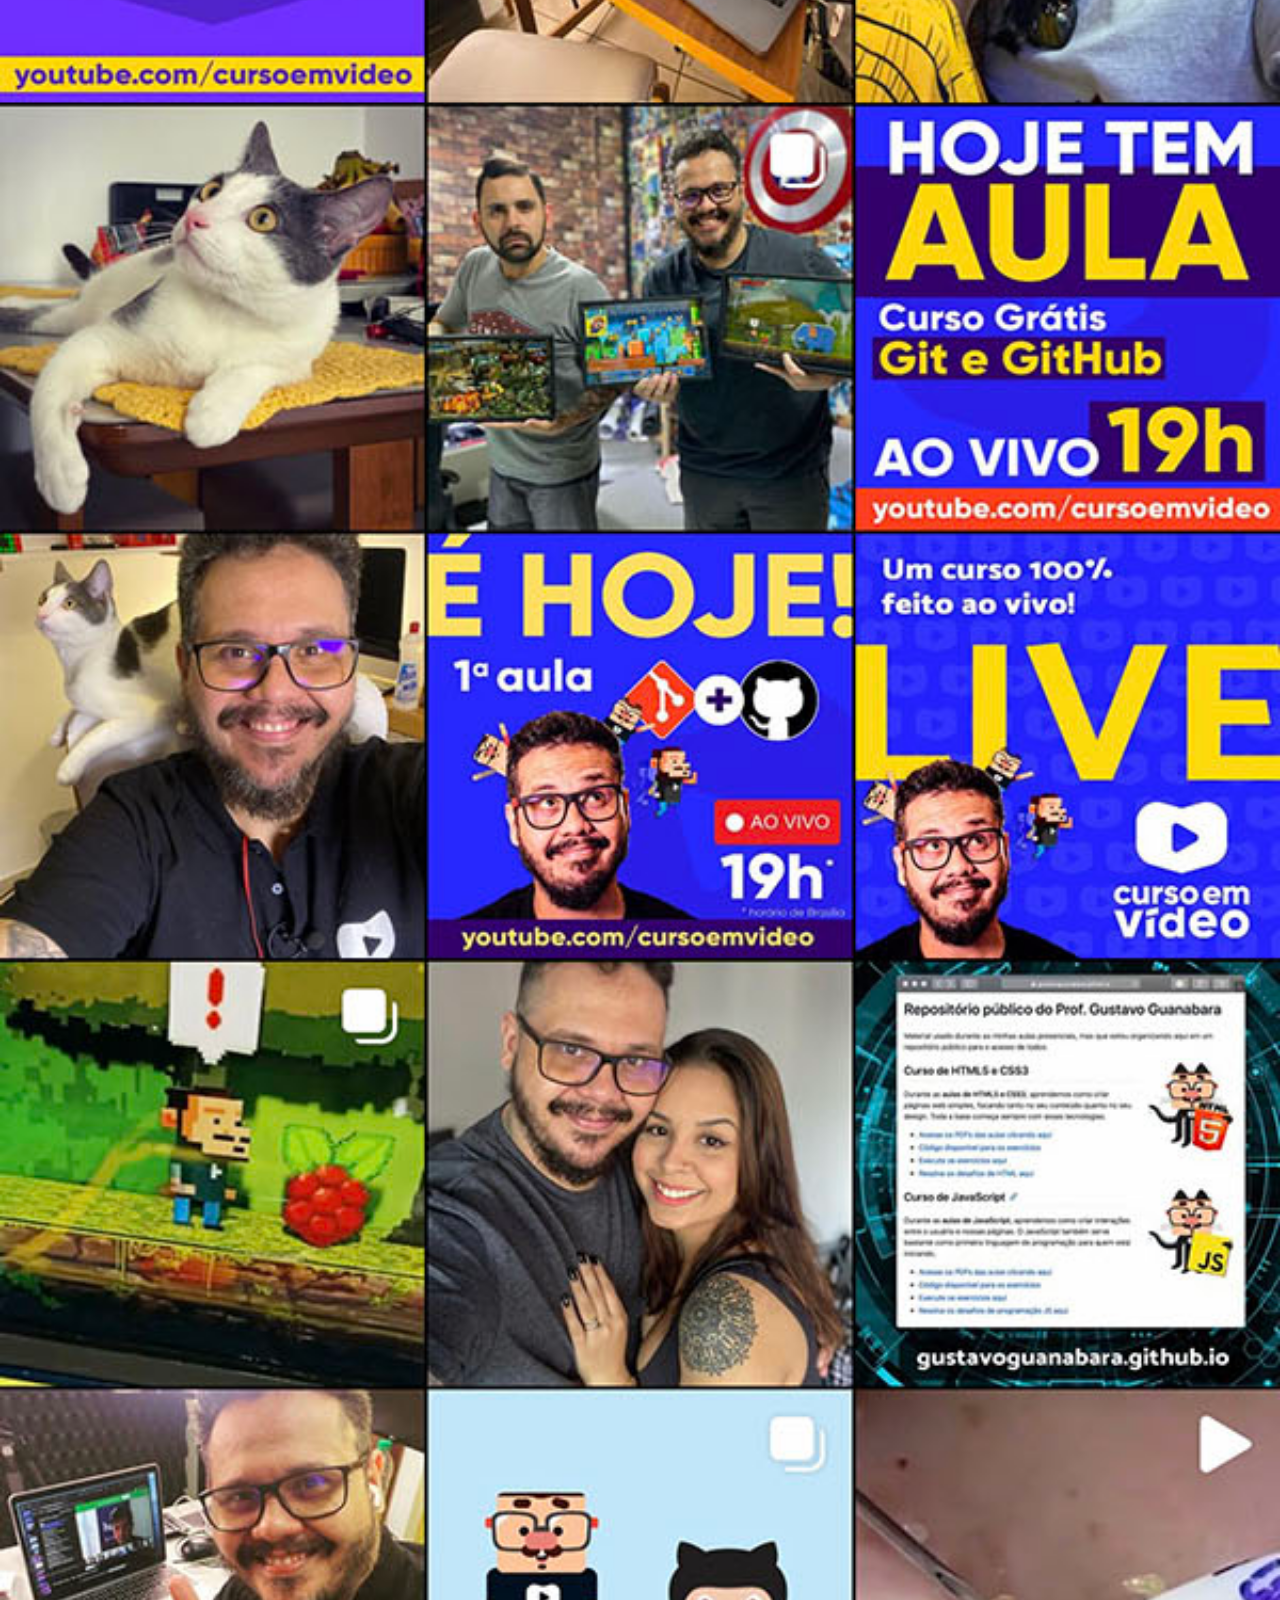
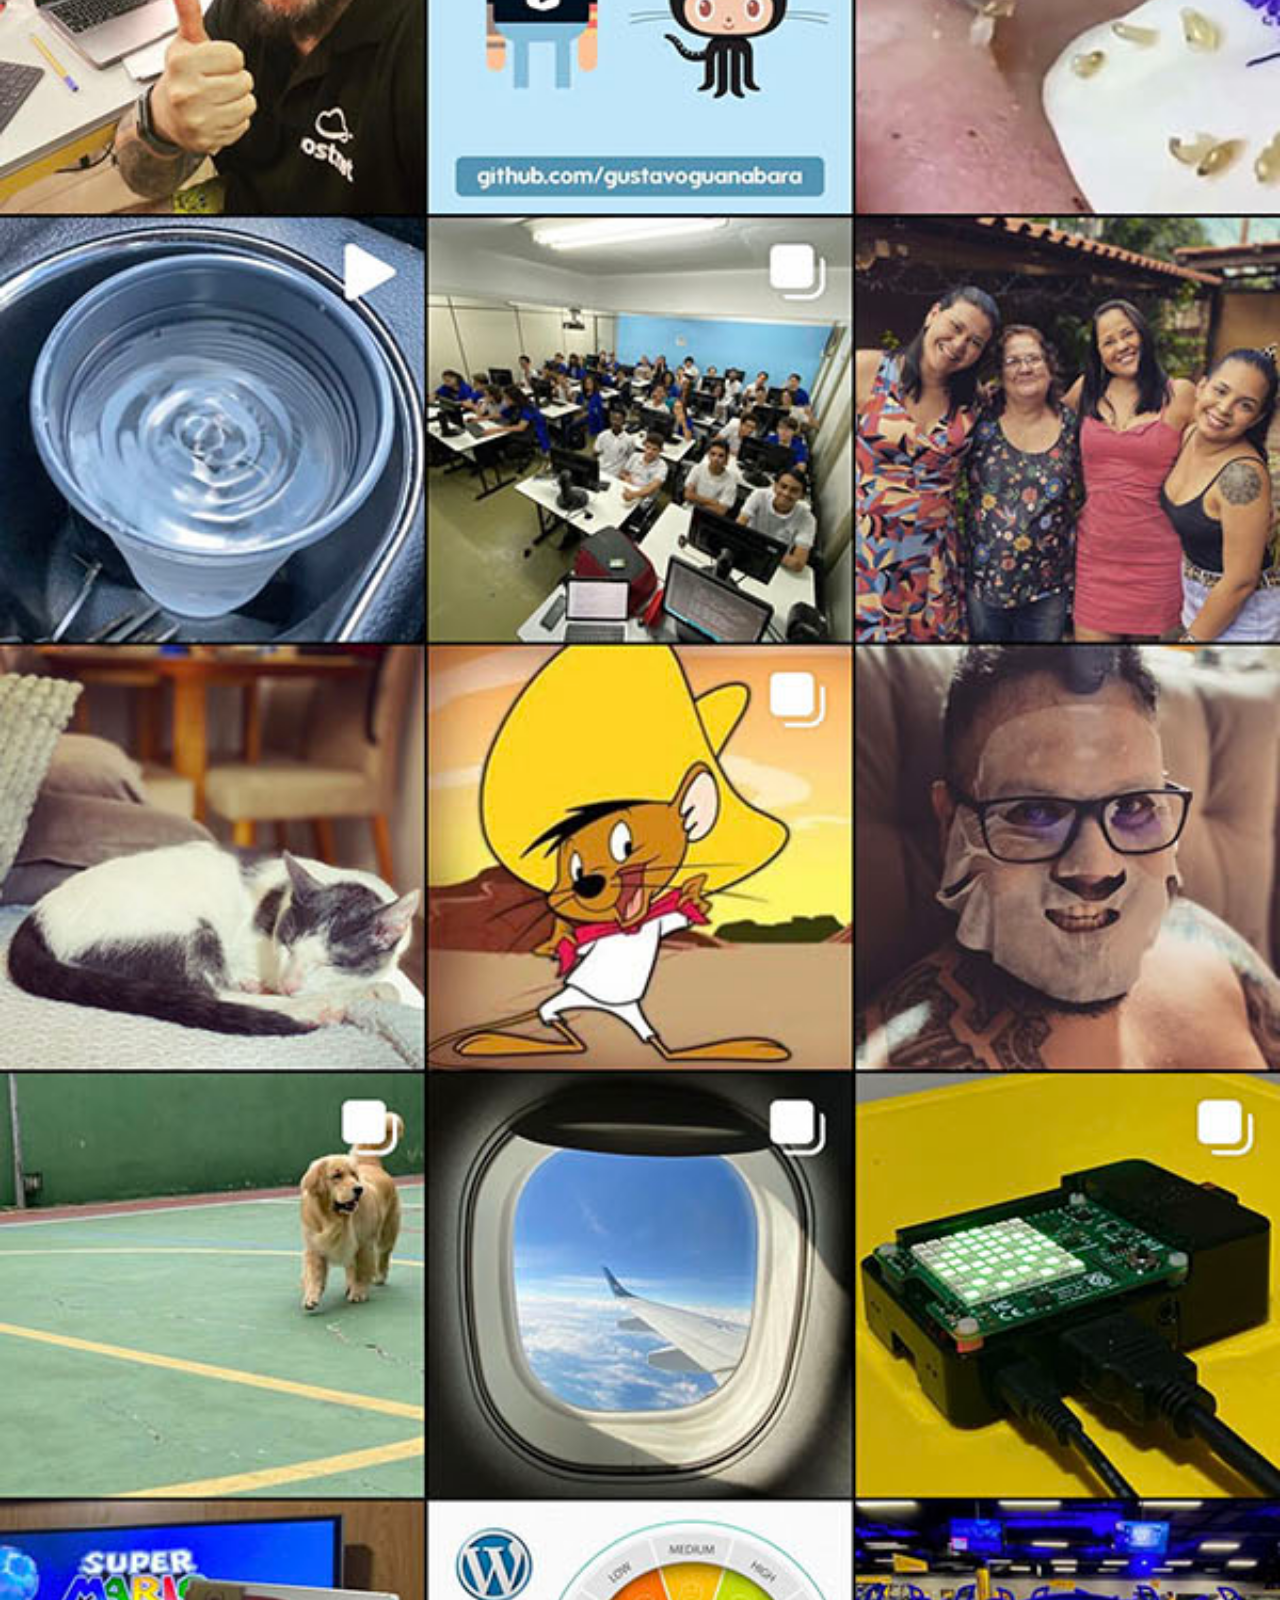
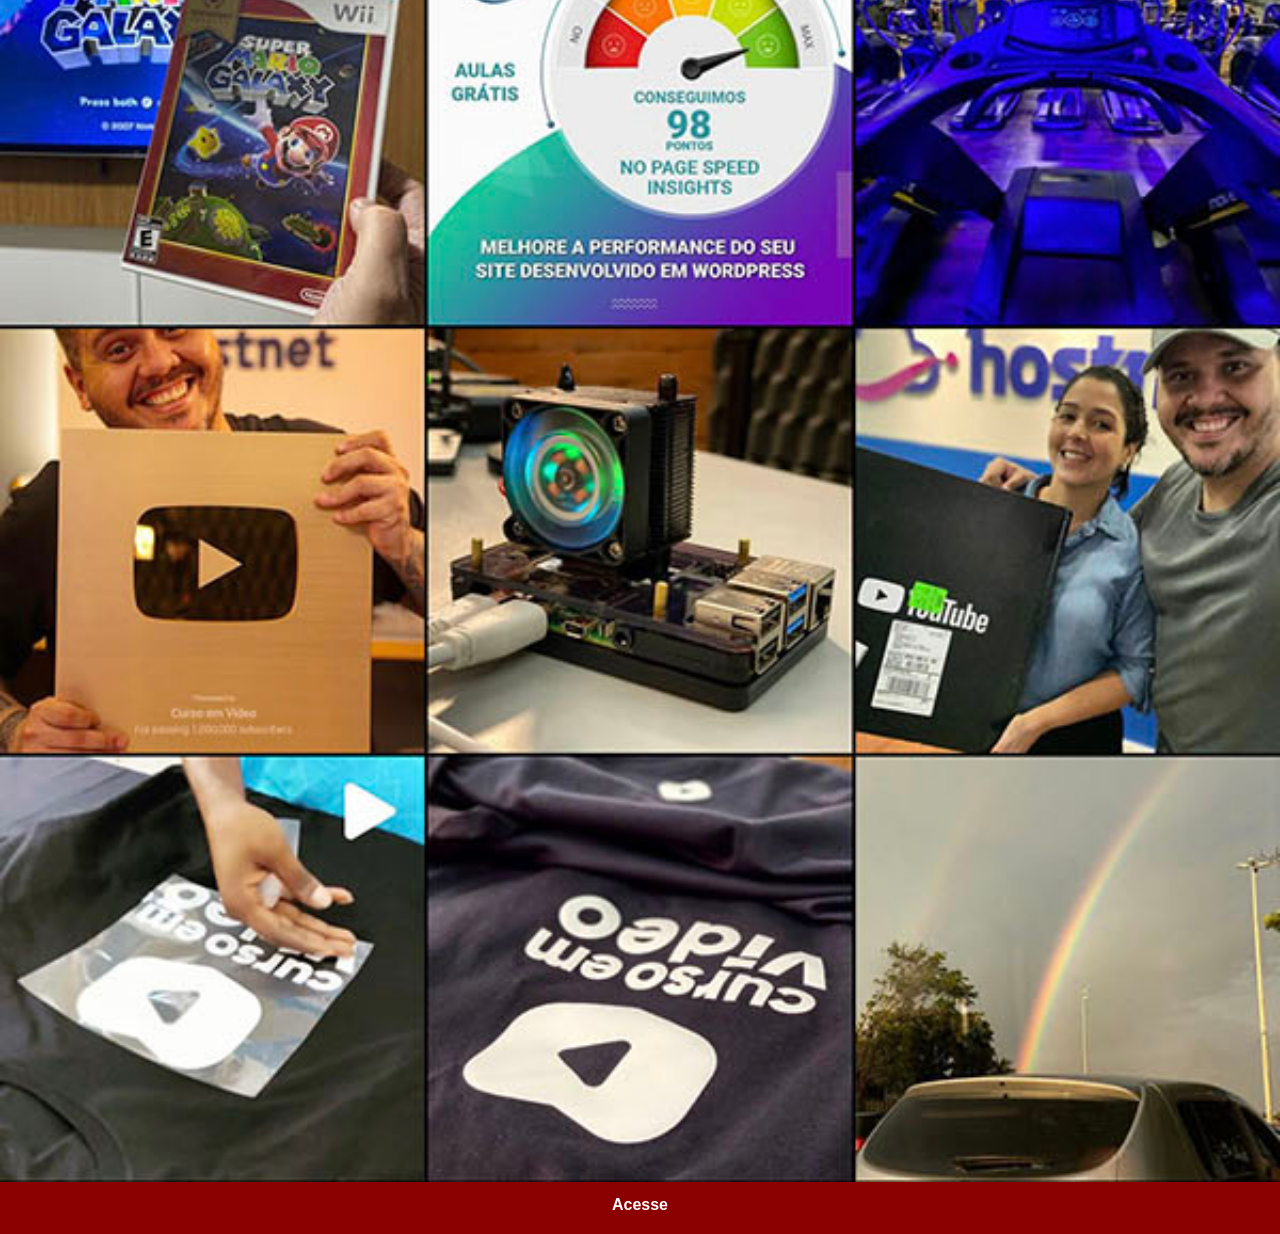
<file: instagram.html>
<!DOCTYPE html>
<html lang="pt-br">
<head>
    <meta charset="UTF-8">
    <meta name="viewport" content="width=device-width, initial-scale=1.0">
    <title>Instagram</title>
    <link rel="stylesheet" href="estilos/social.css">
</head>
<body>
    <img src="imagens/tela-instagram.jpg" alt="Instagram">
    <a href="https://www.instagram.com/gustavoguanabara/" target="_blank">Acesse</a>
</body>
</html>
</file>
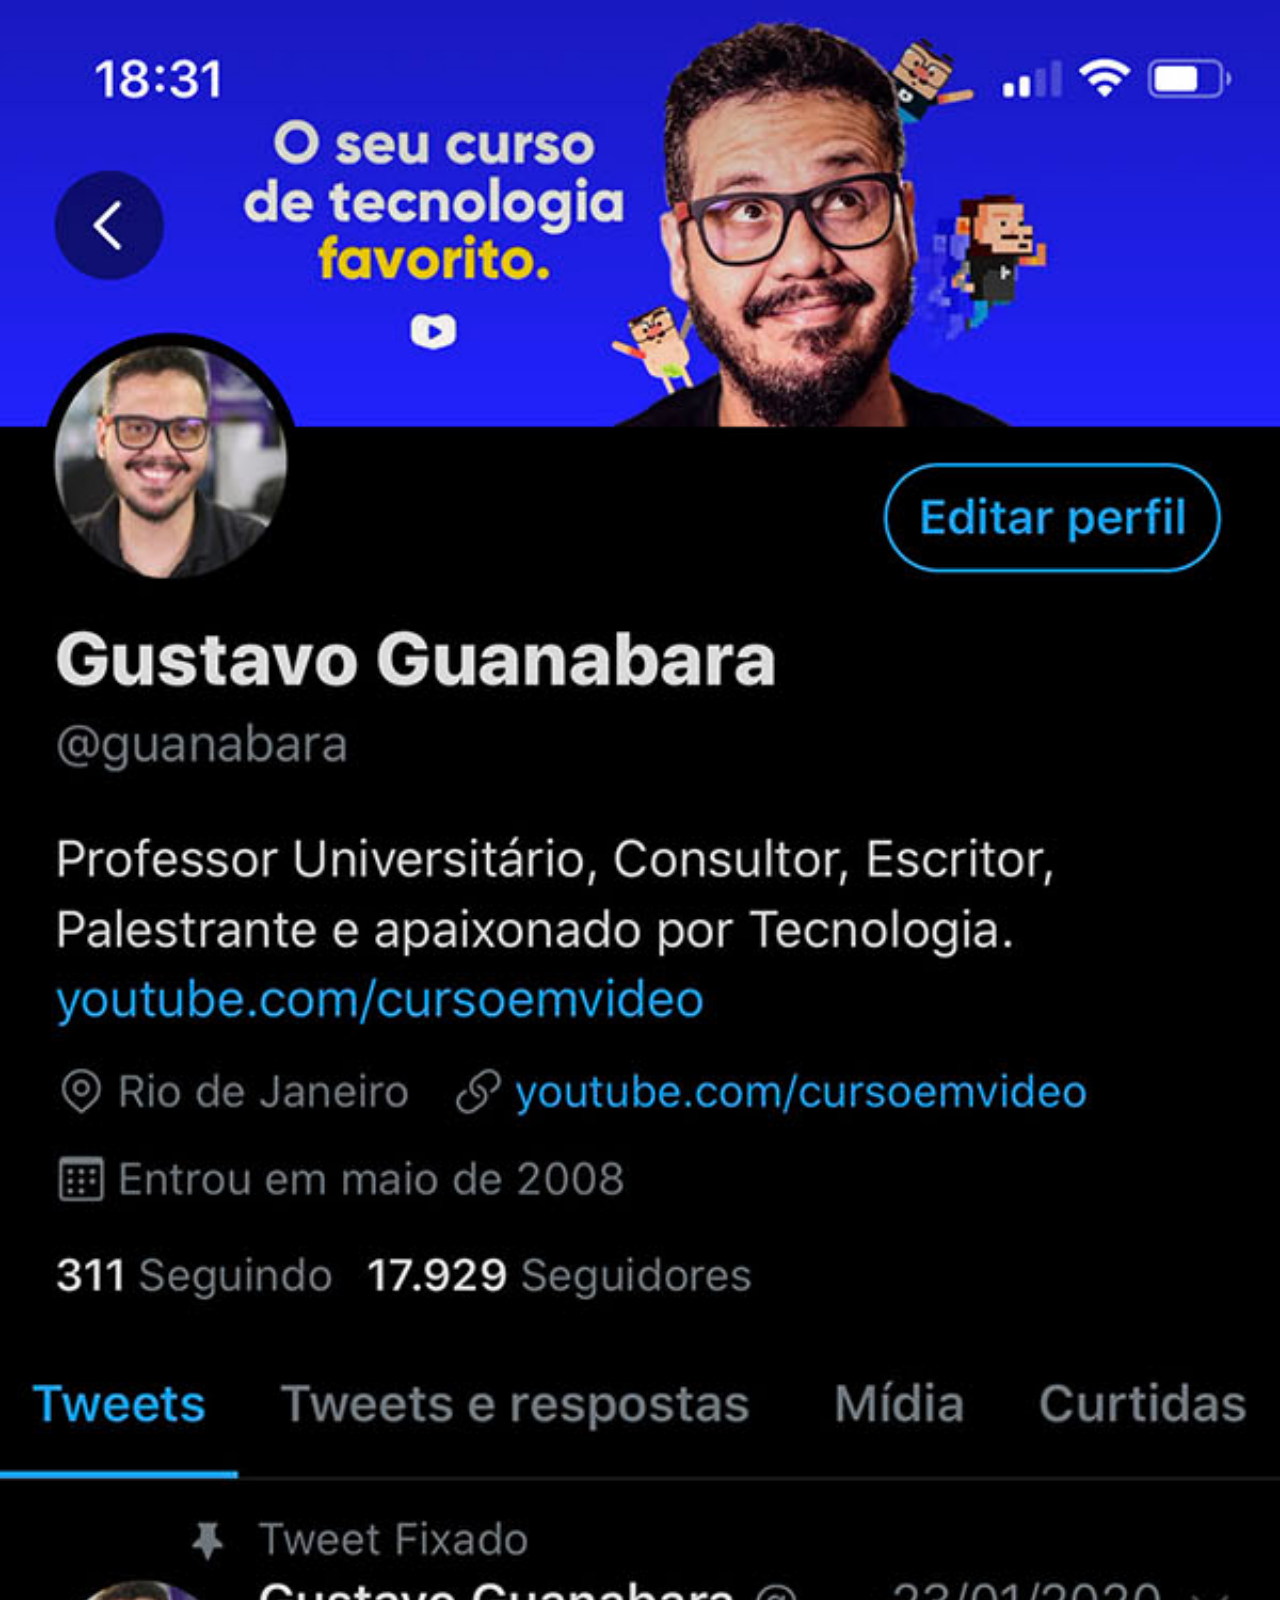
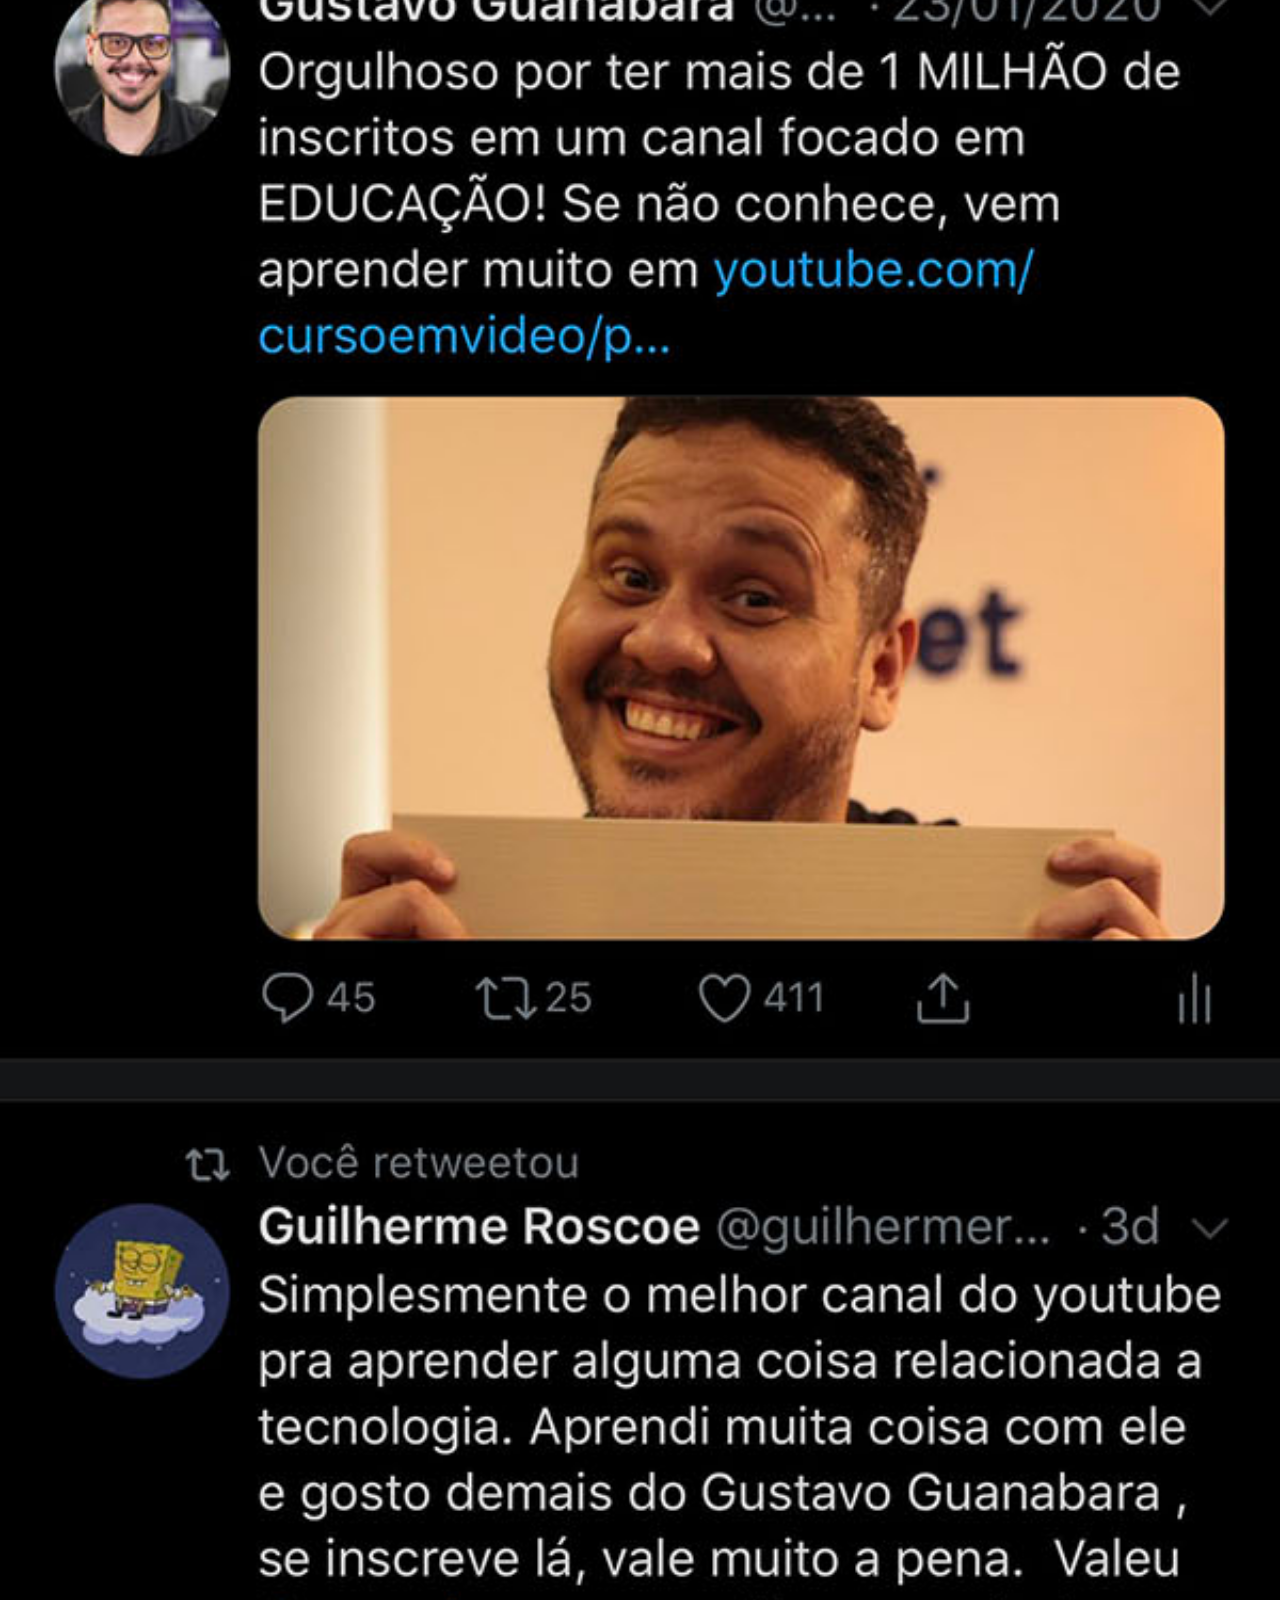
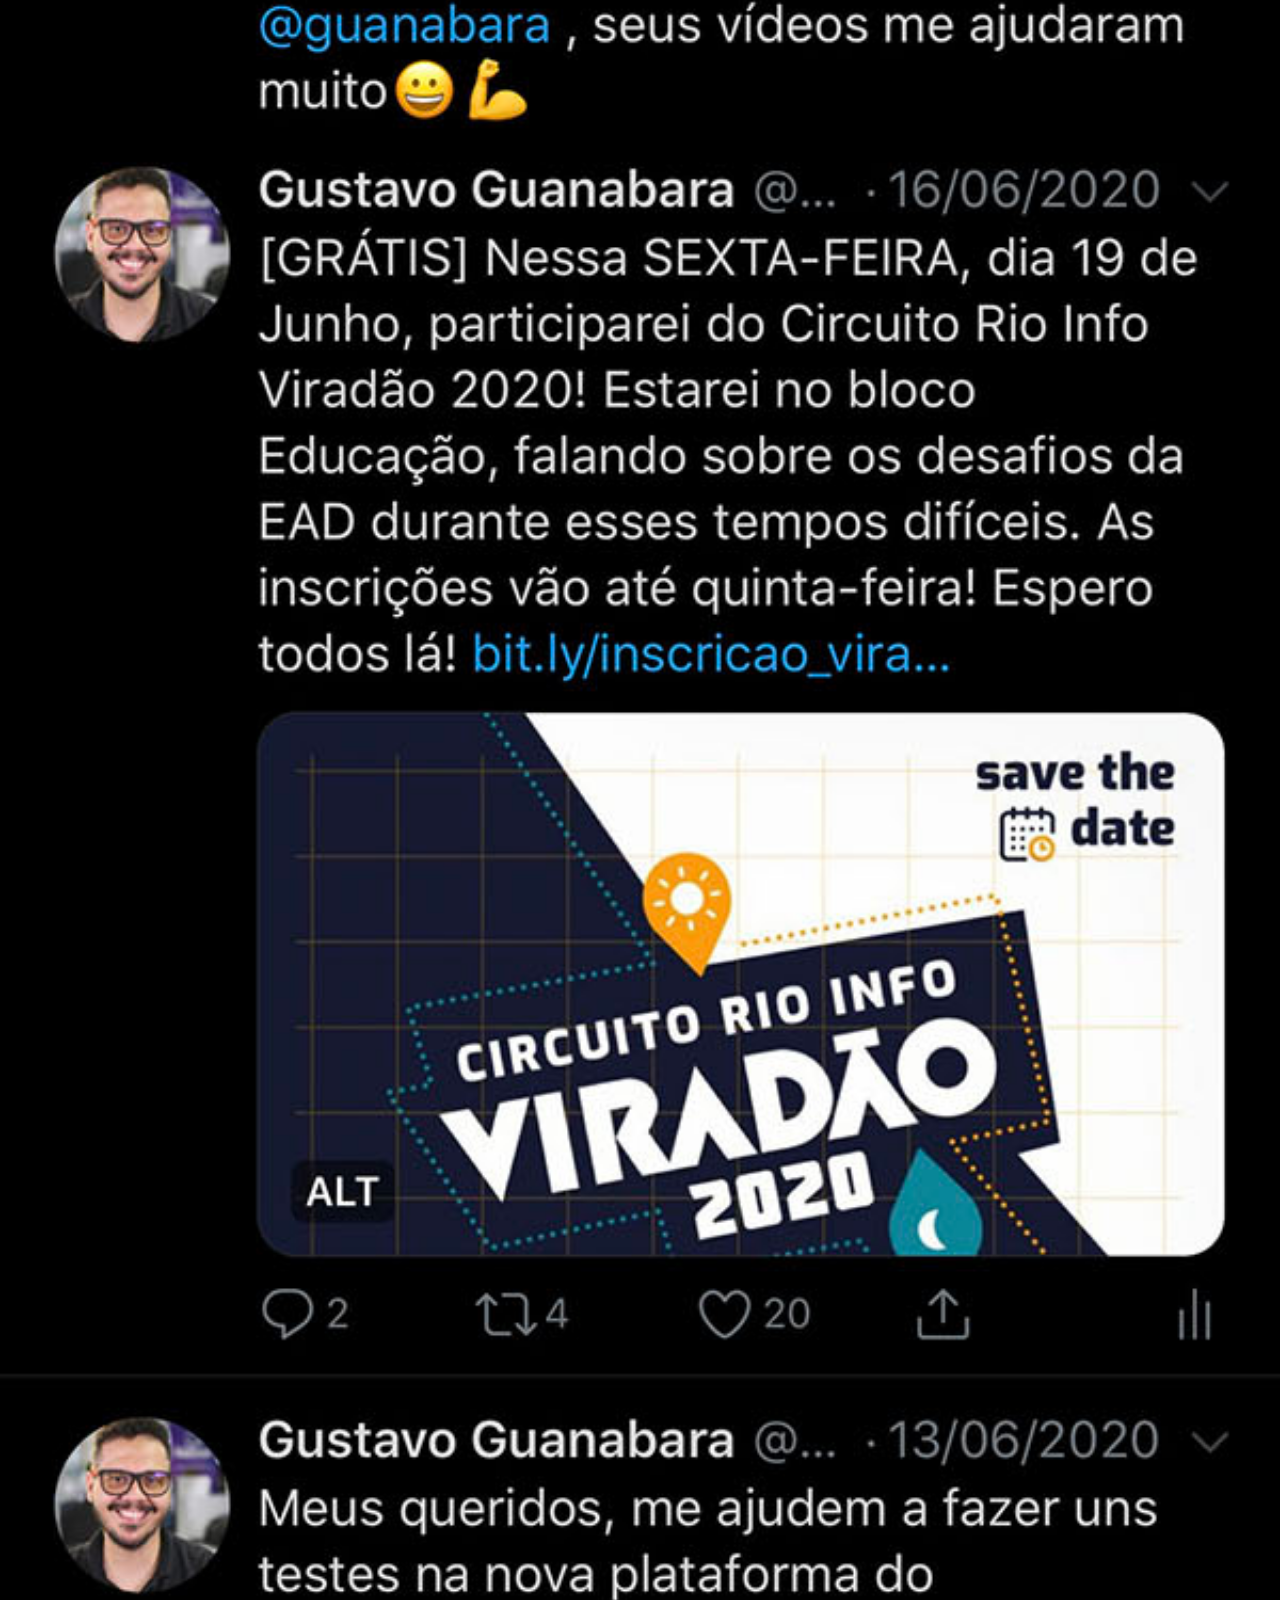
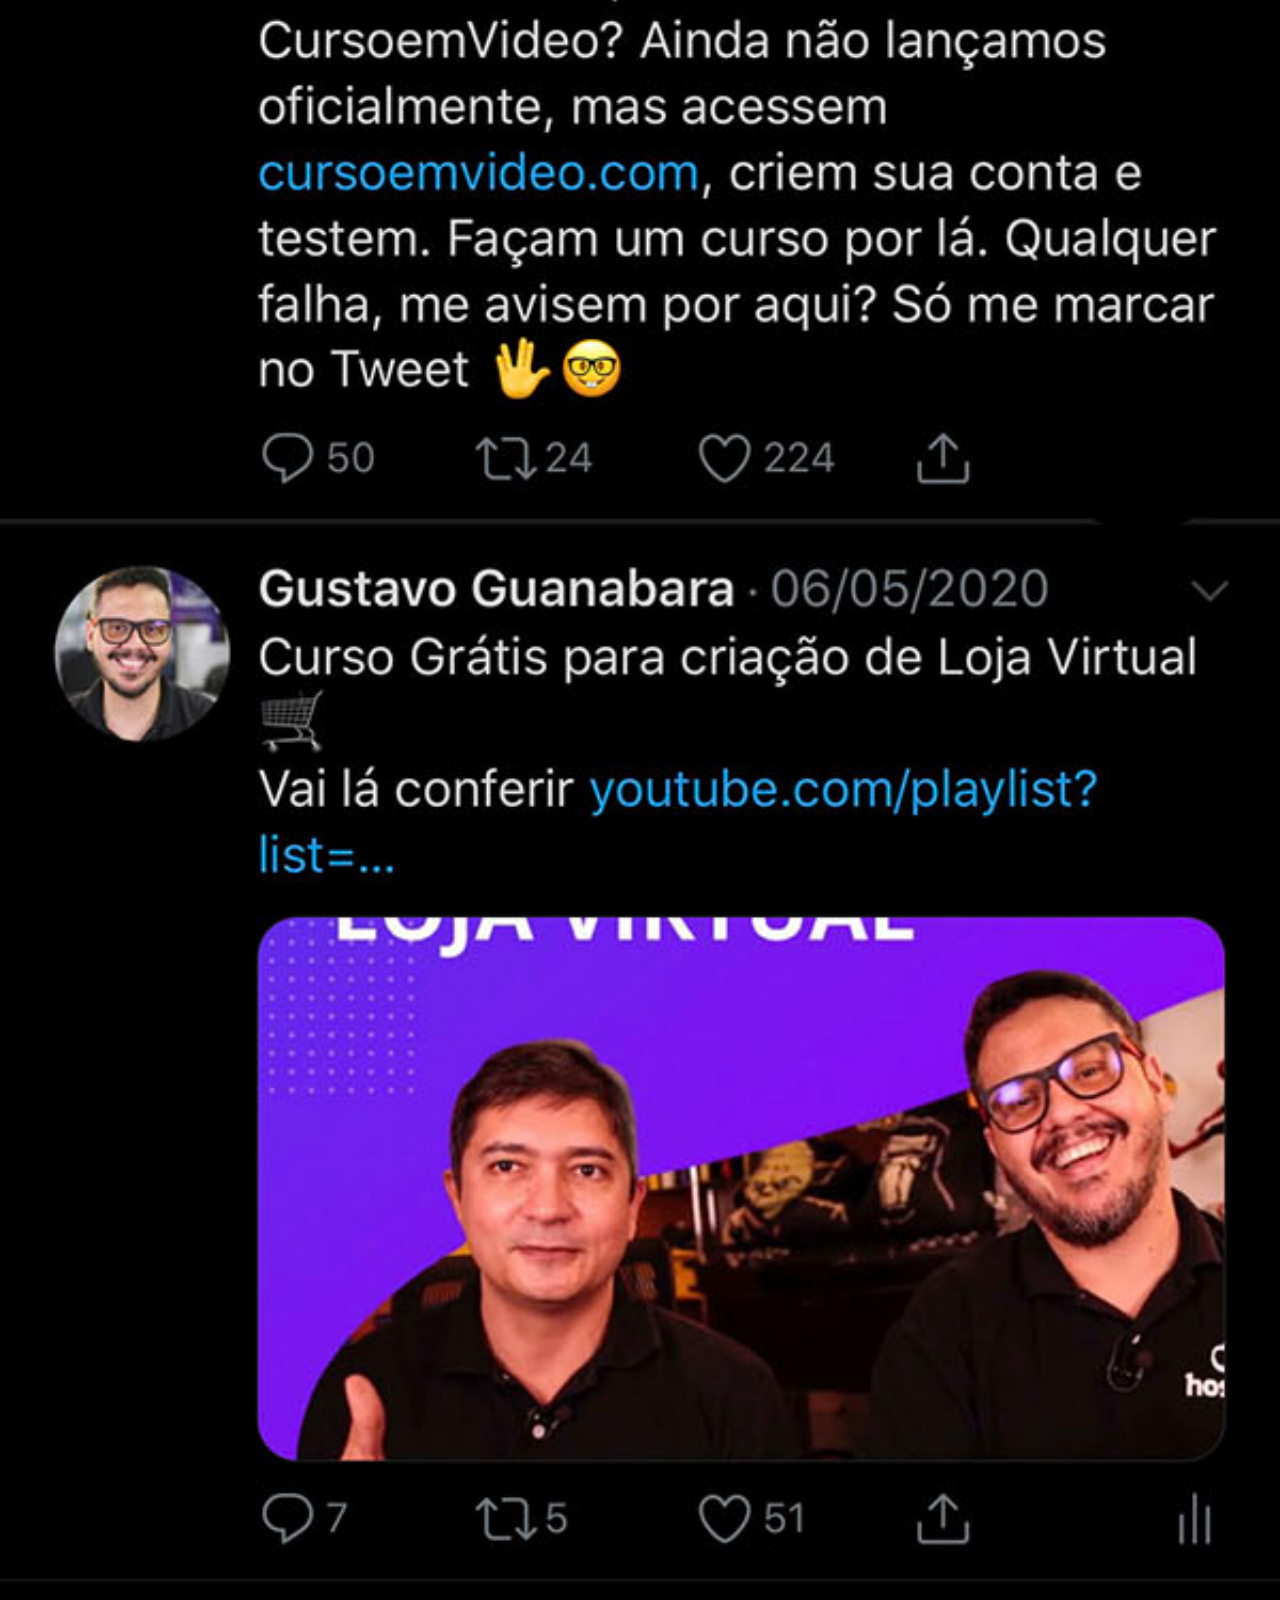
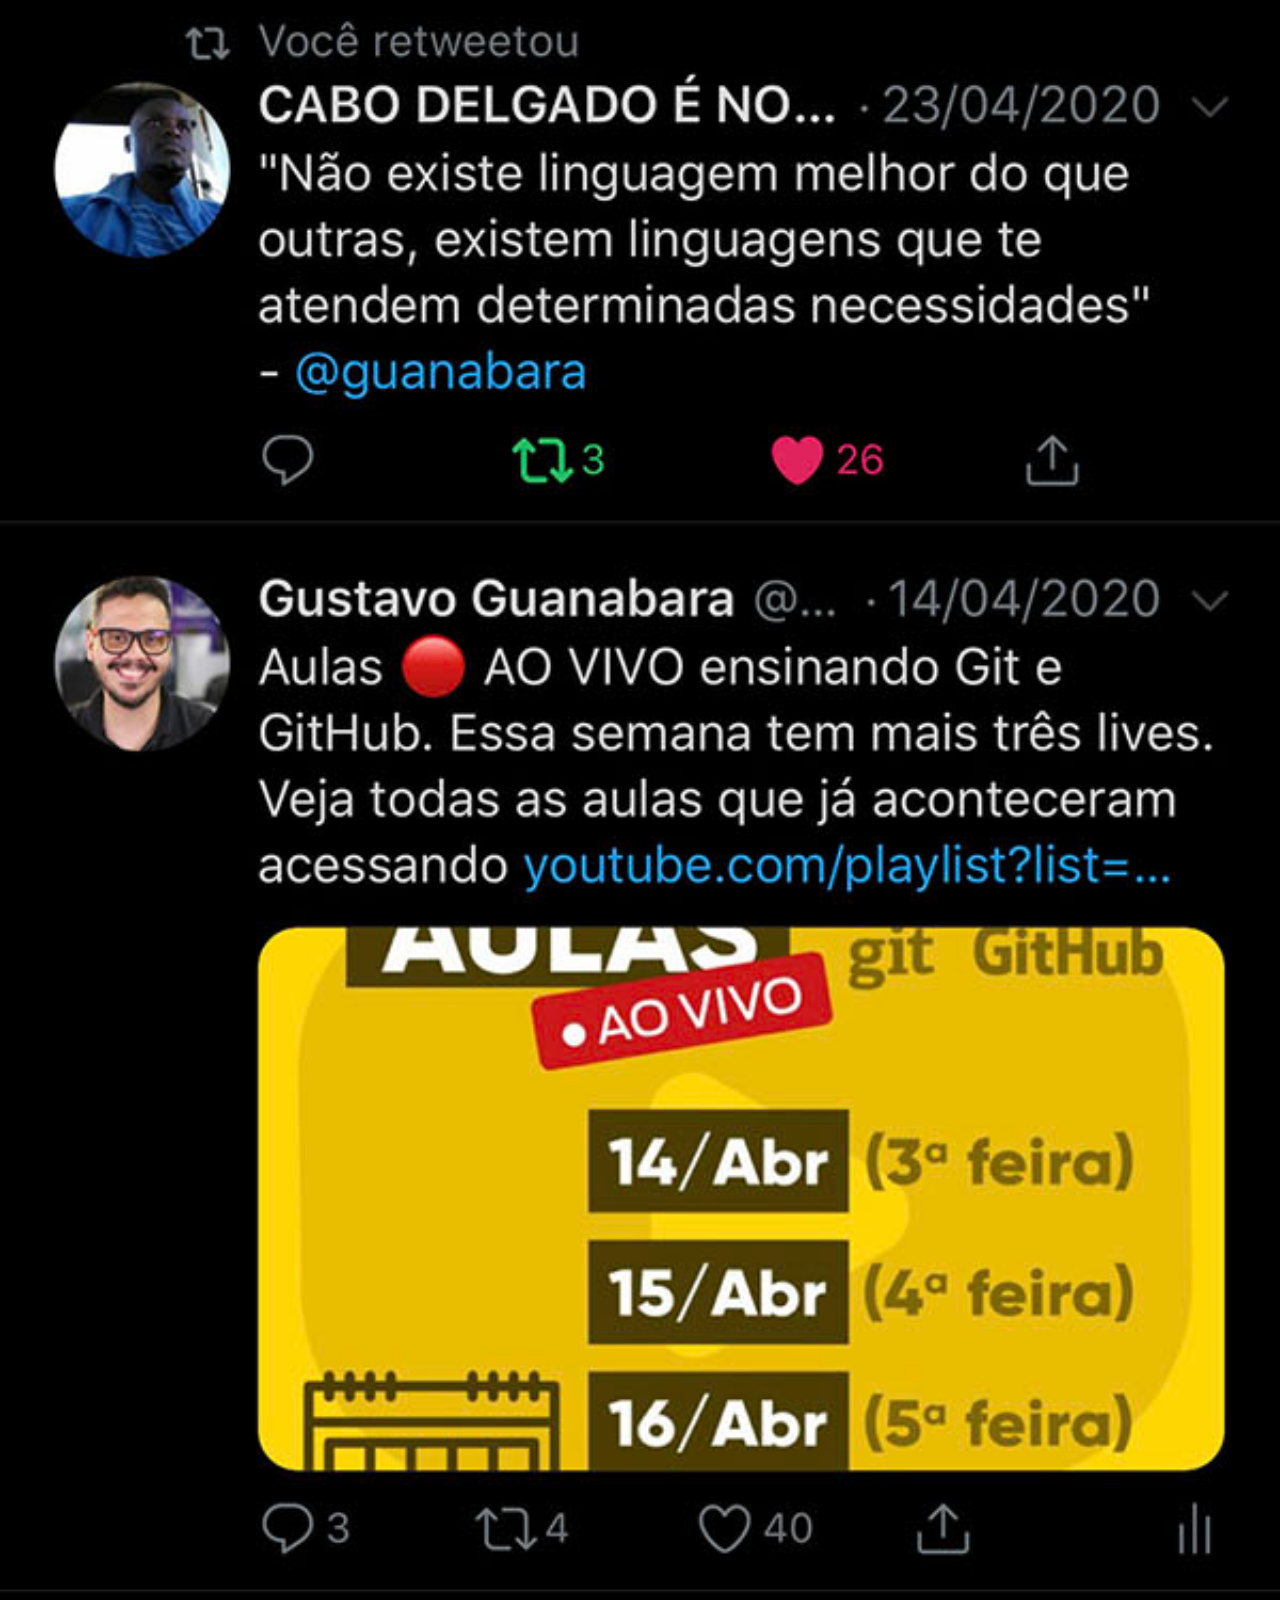
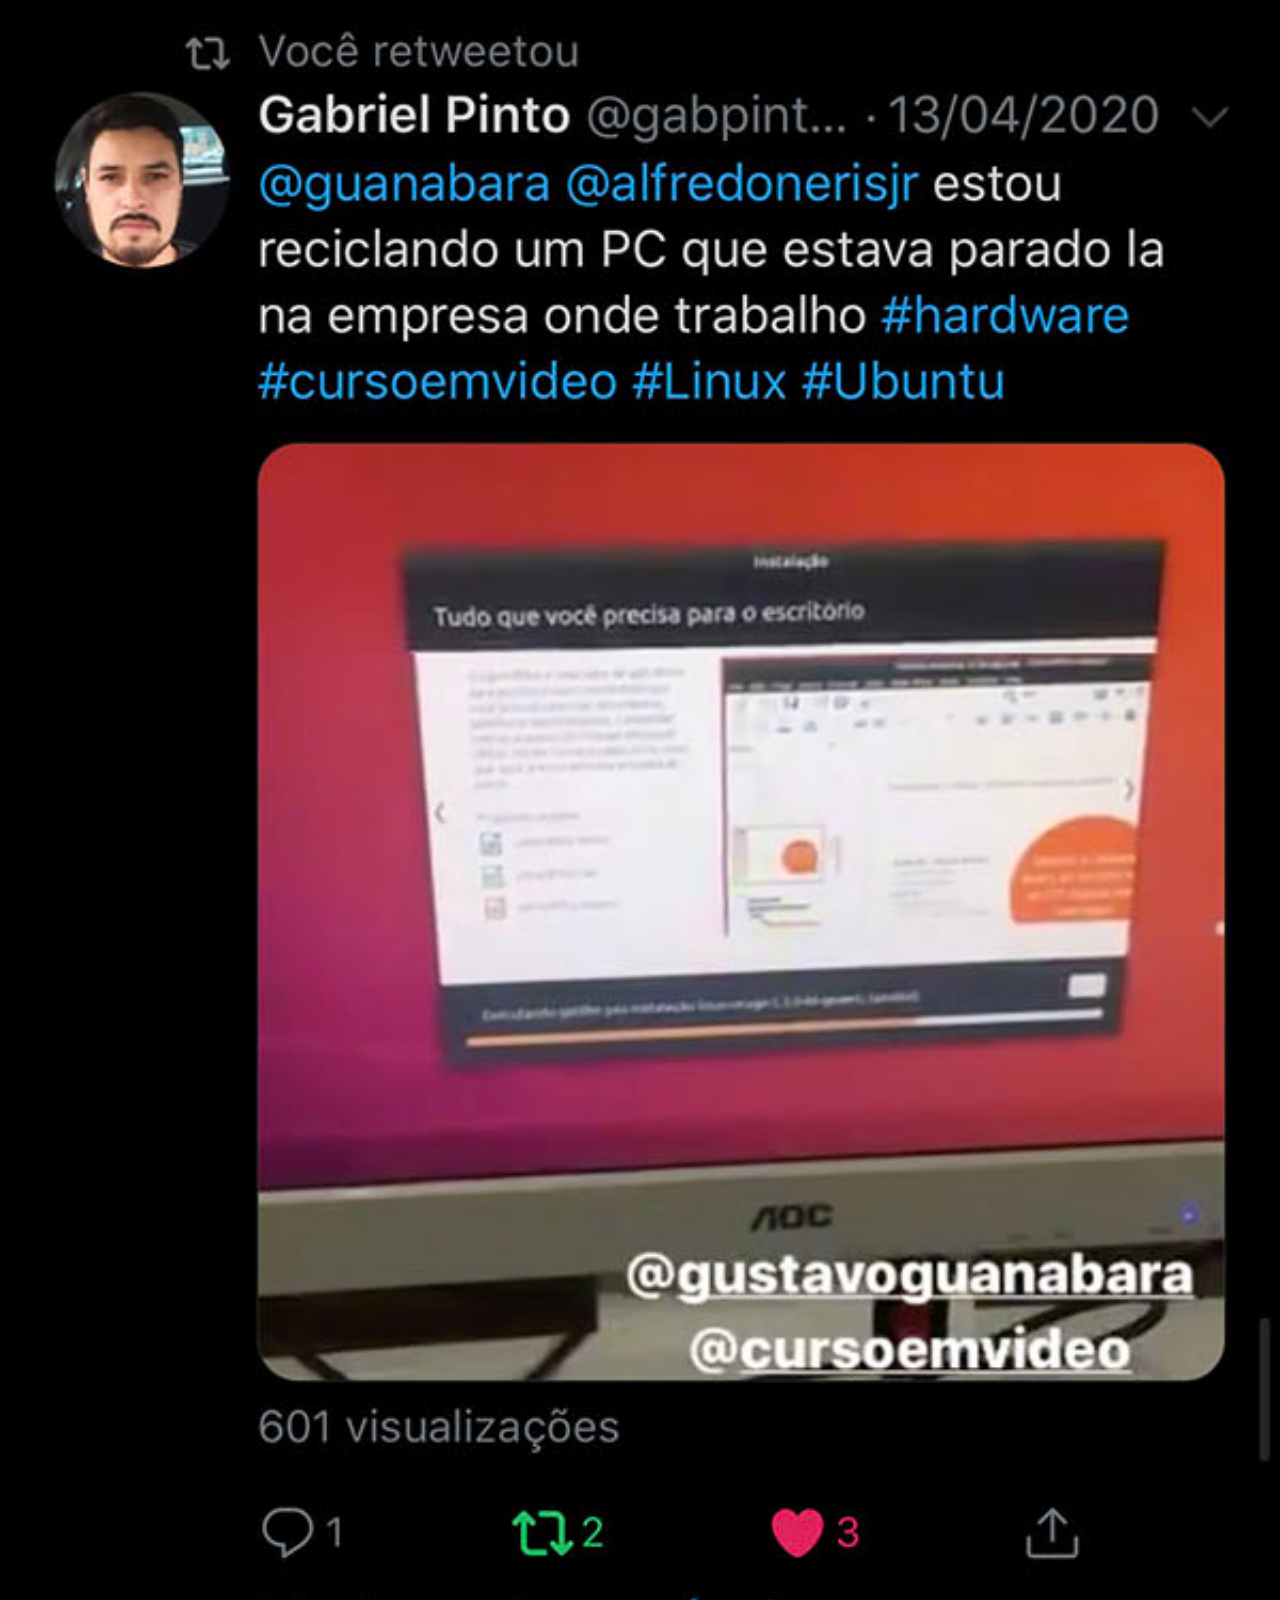
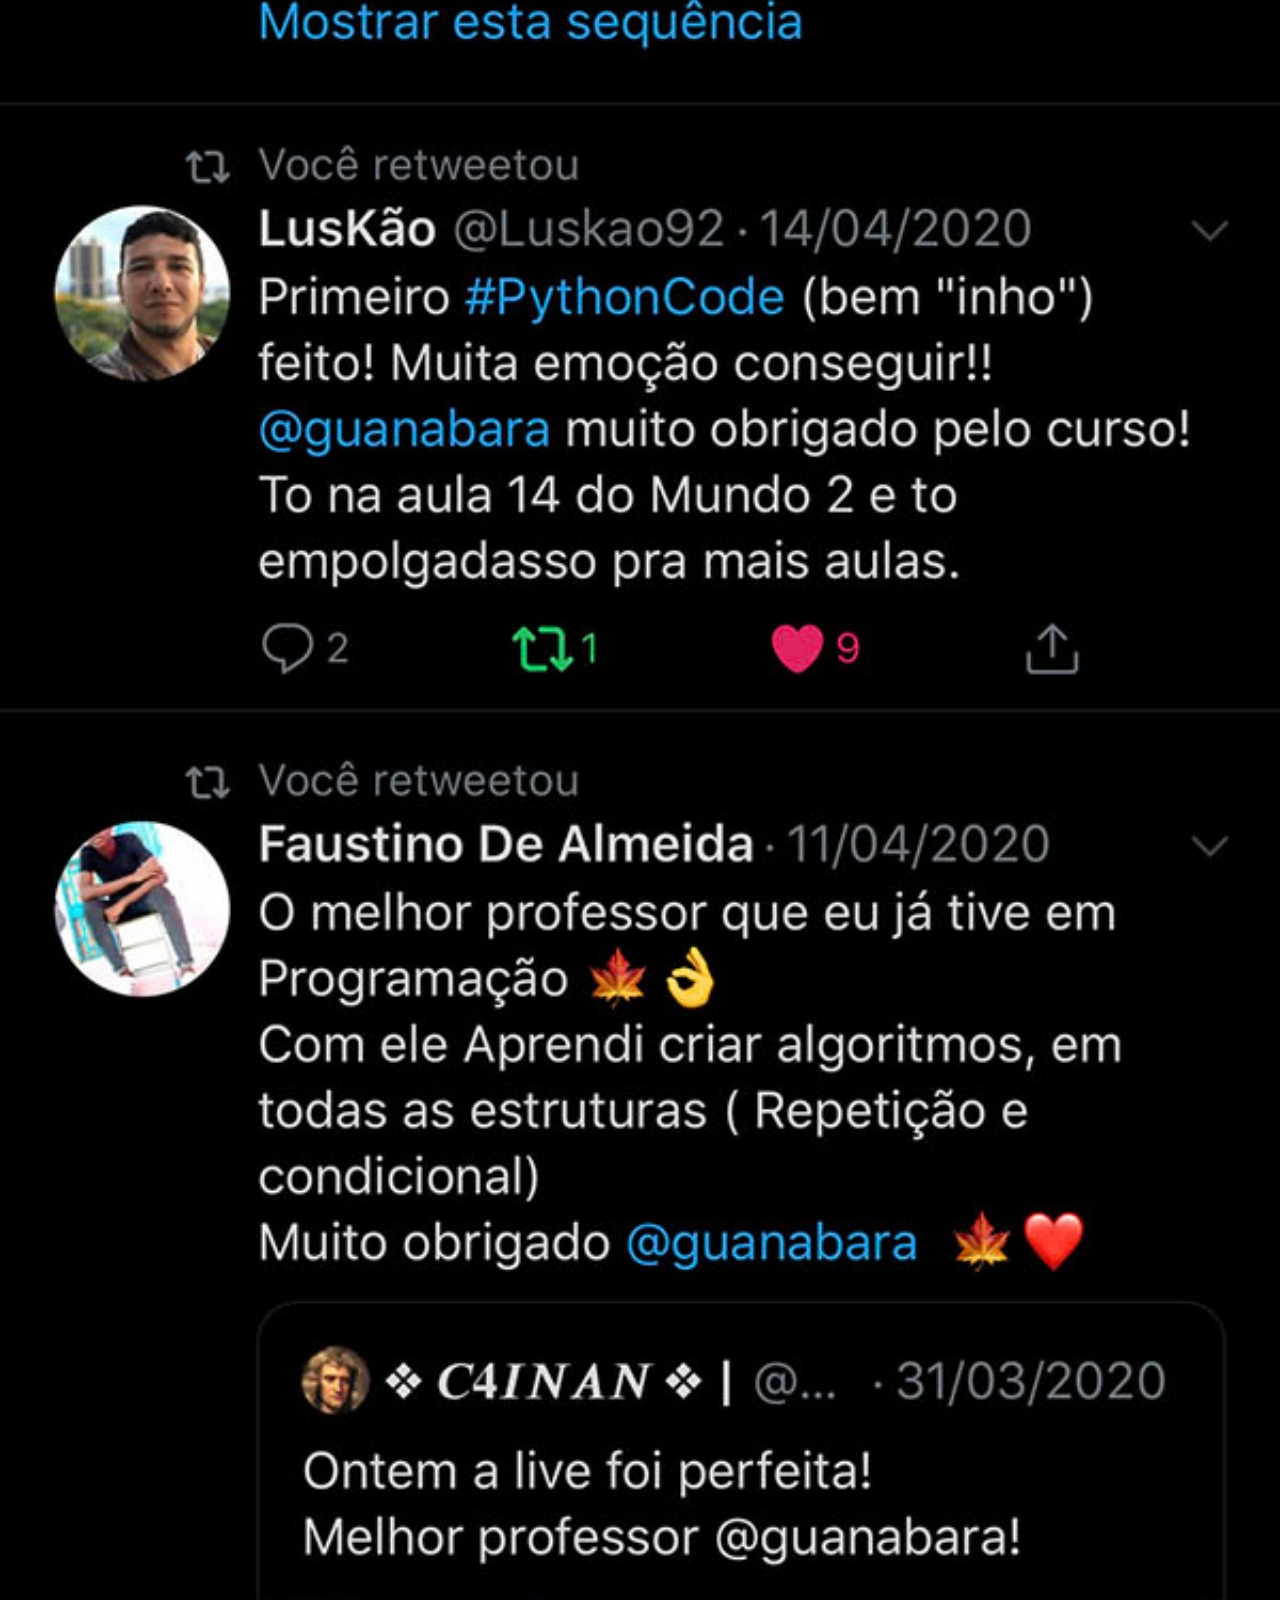
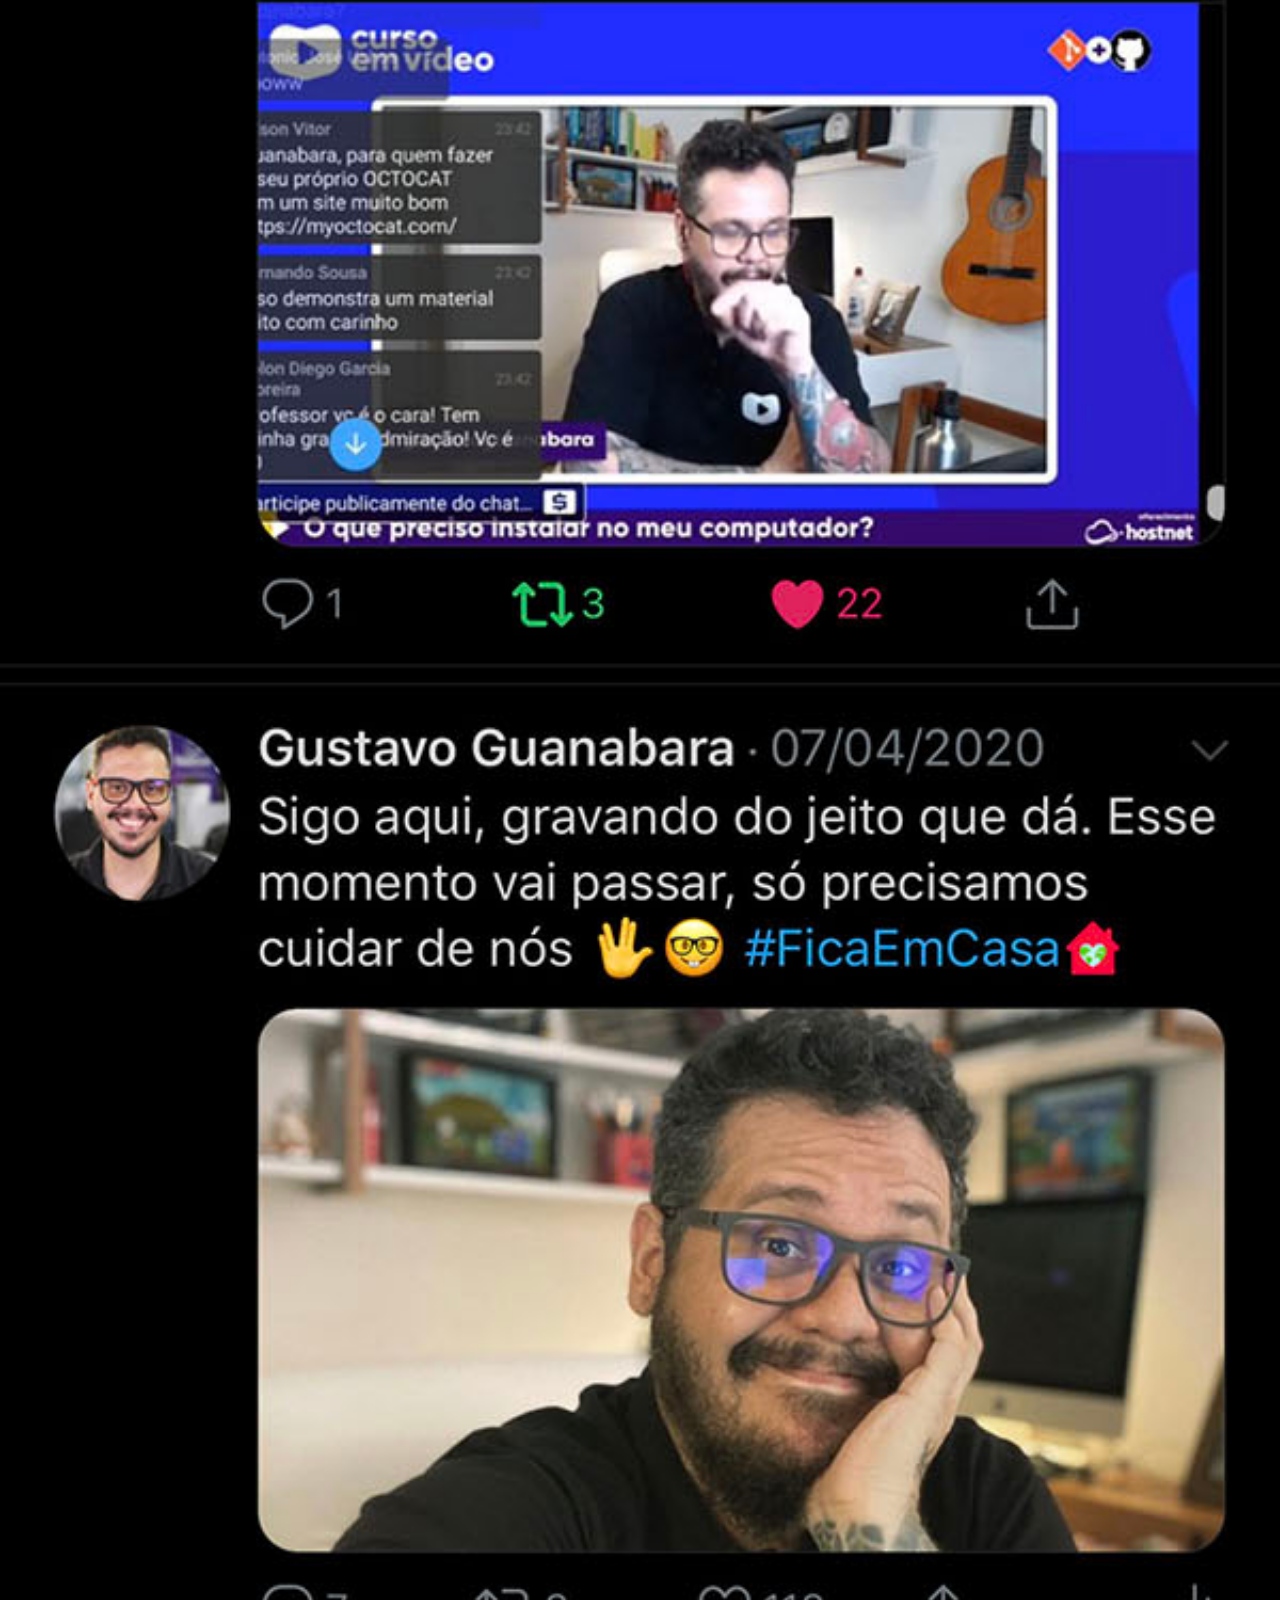
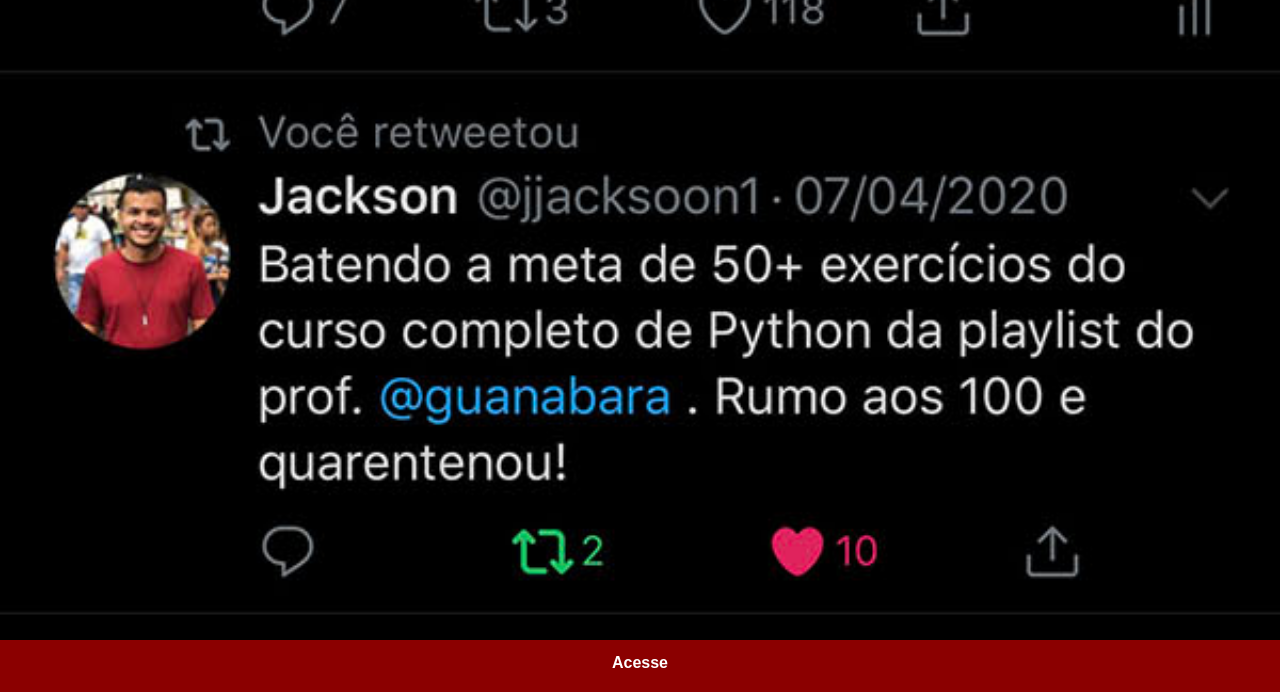
<file: twitter.html>
<!DOCTYPE html>
<html lang="pt-br">
<head>
    <meta charset="UTF-8">
    <meta name="viewport" content="width=device-width, initial-scale=1.0">
    <title>Twitter</title>
    <link rel="stylesheet" href="estilos/social.css">
</head>
<body>
    <img src="imagens/tela-twitter.jpg" alt="Twitter">
    <a href="https://x.com/?lang=pt" target="_blank">Acesse</a>
</body>
</html>
</file>
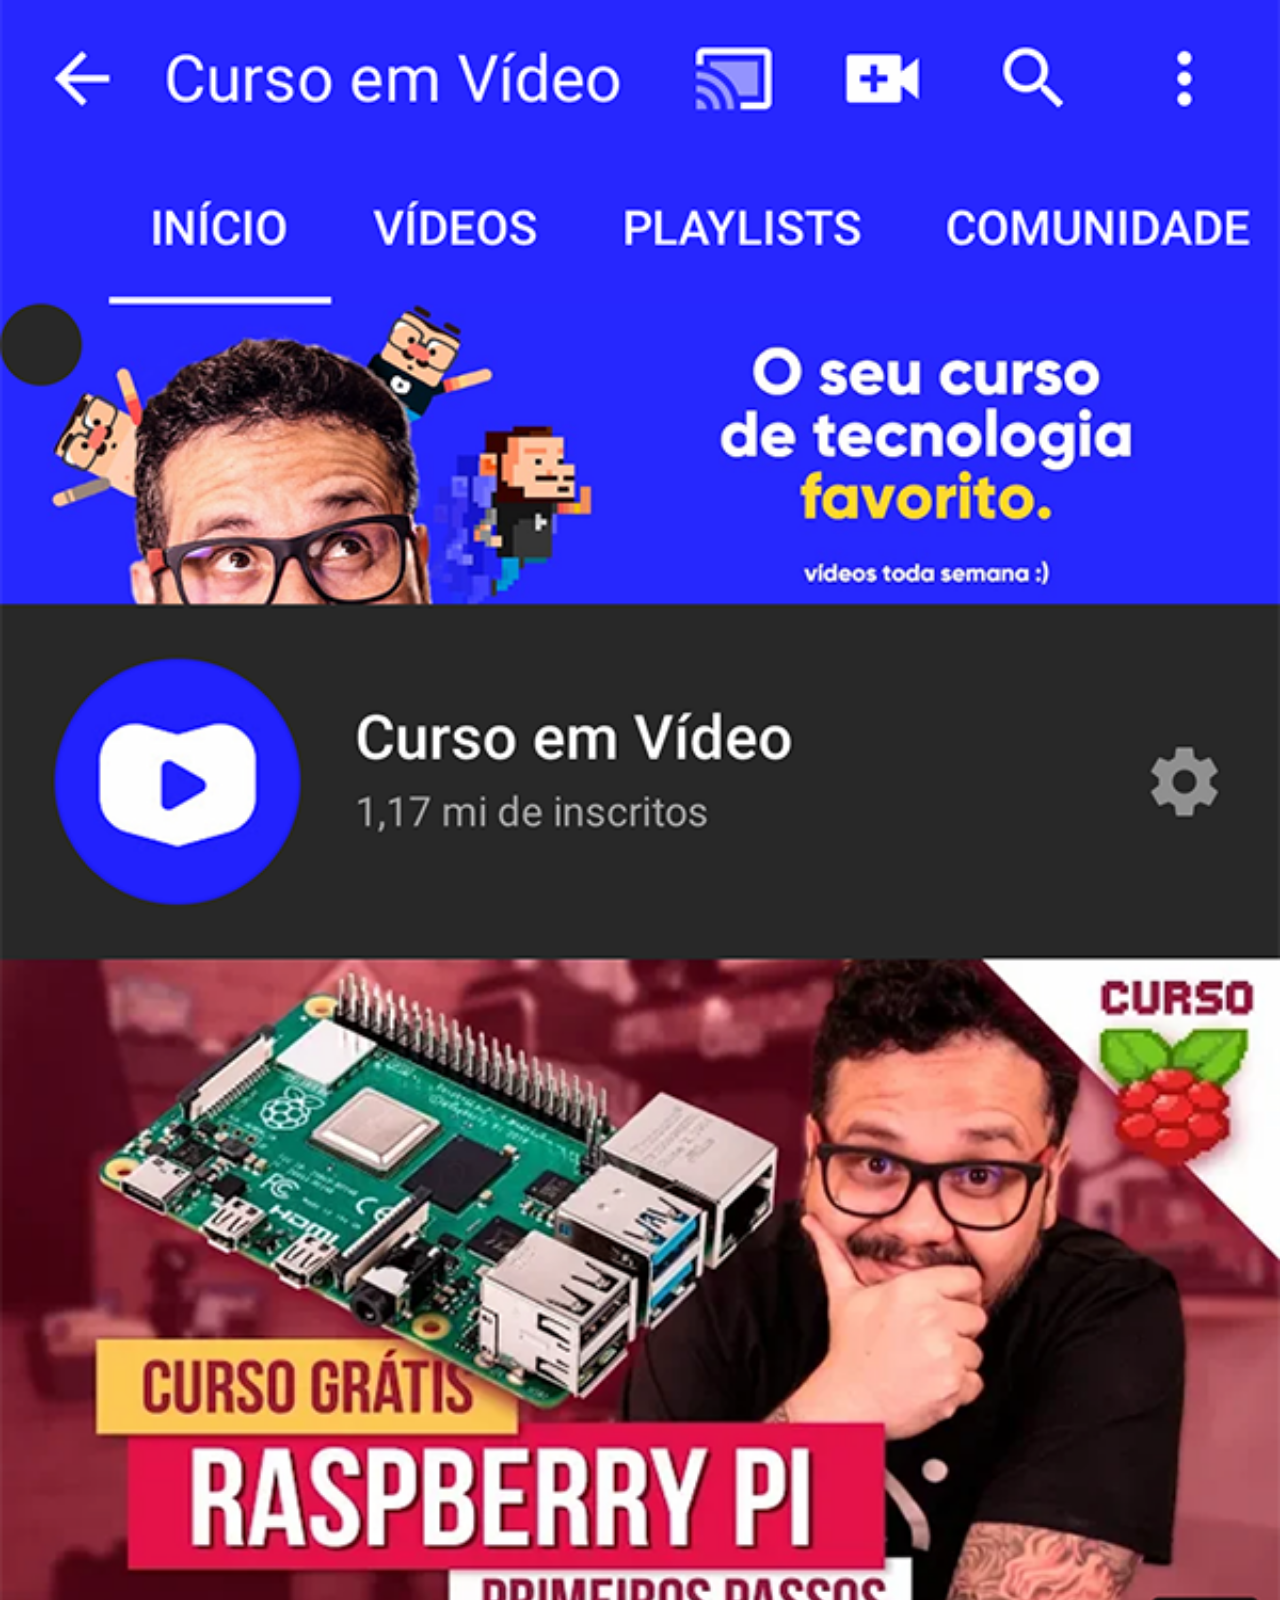
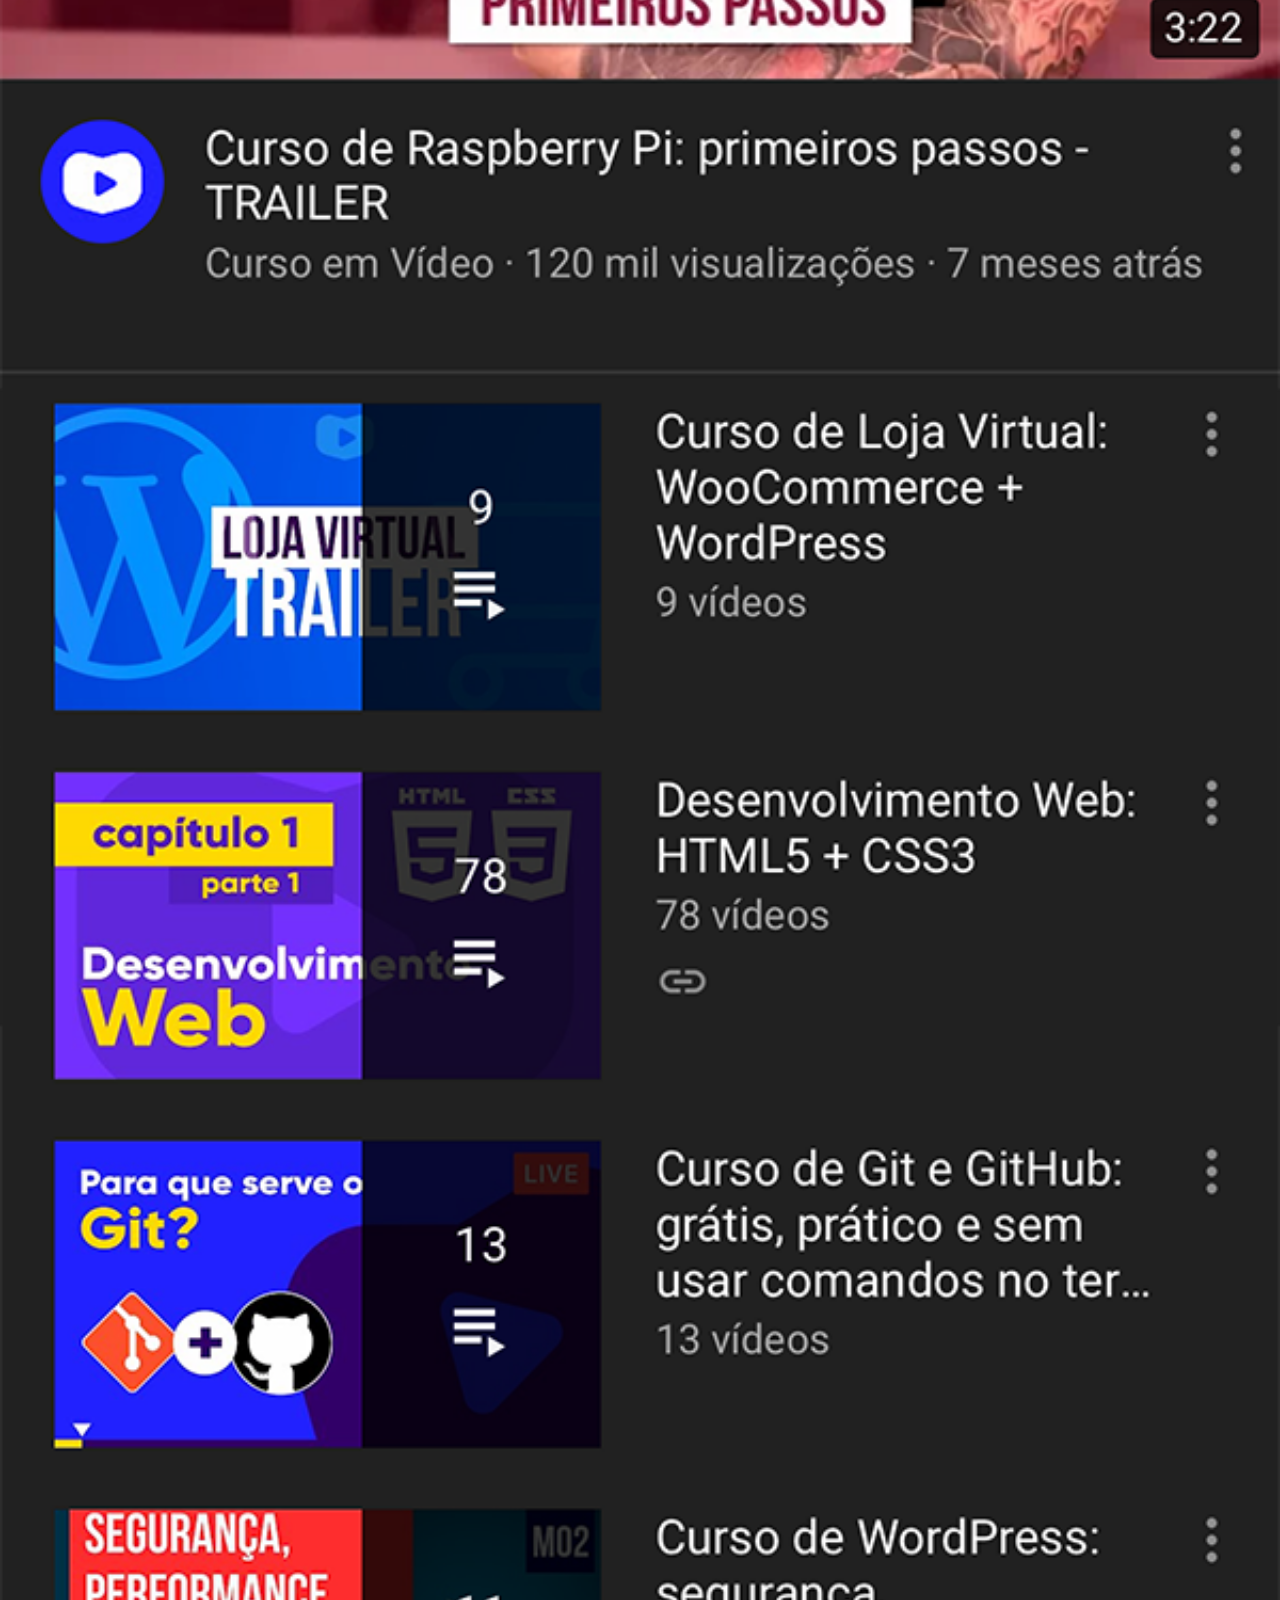
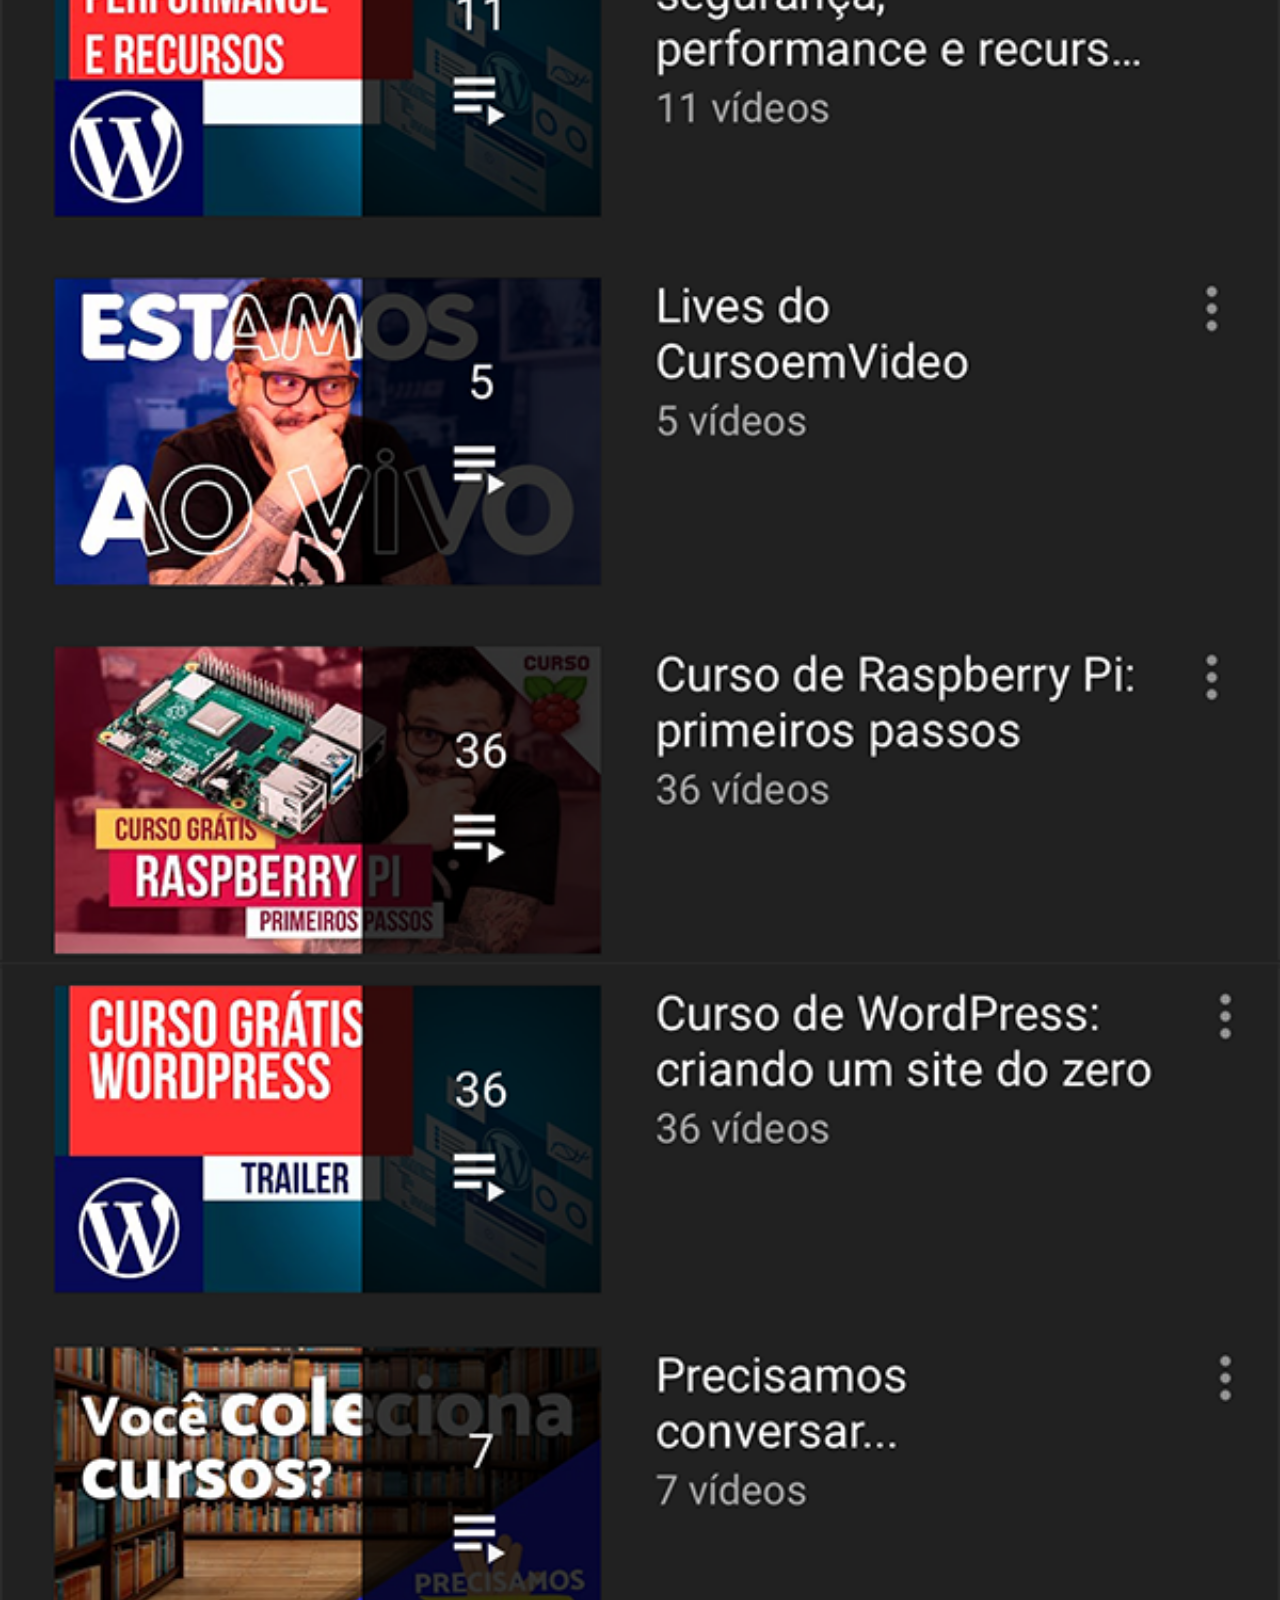
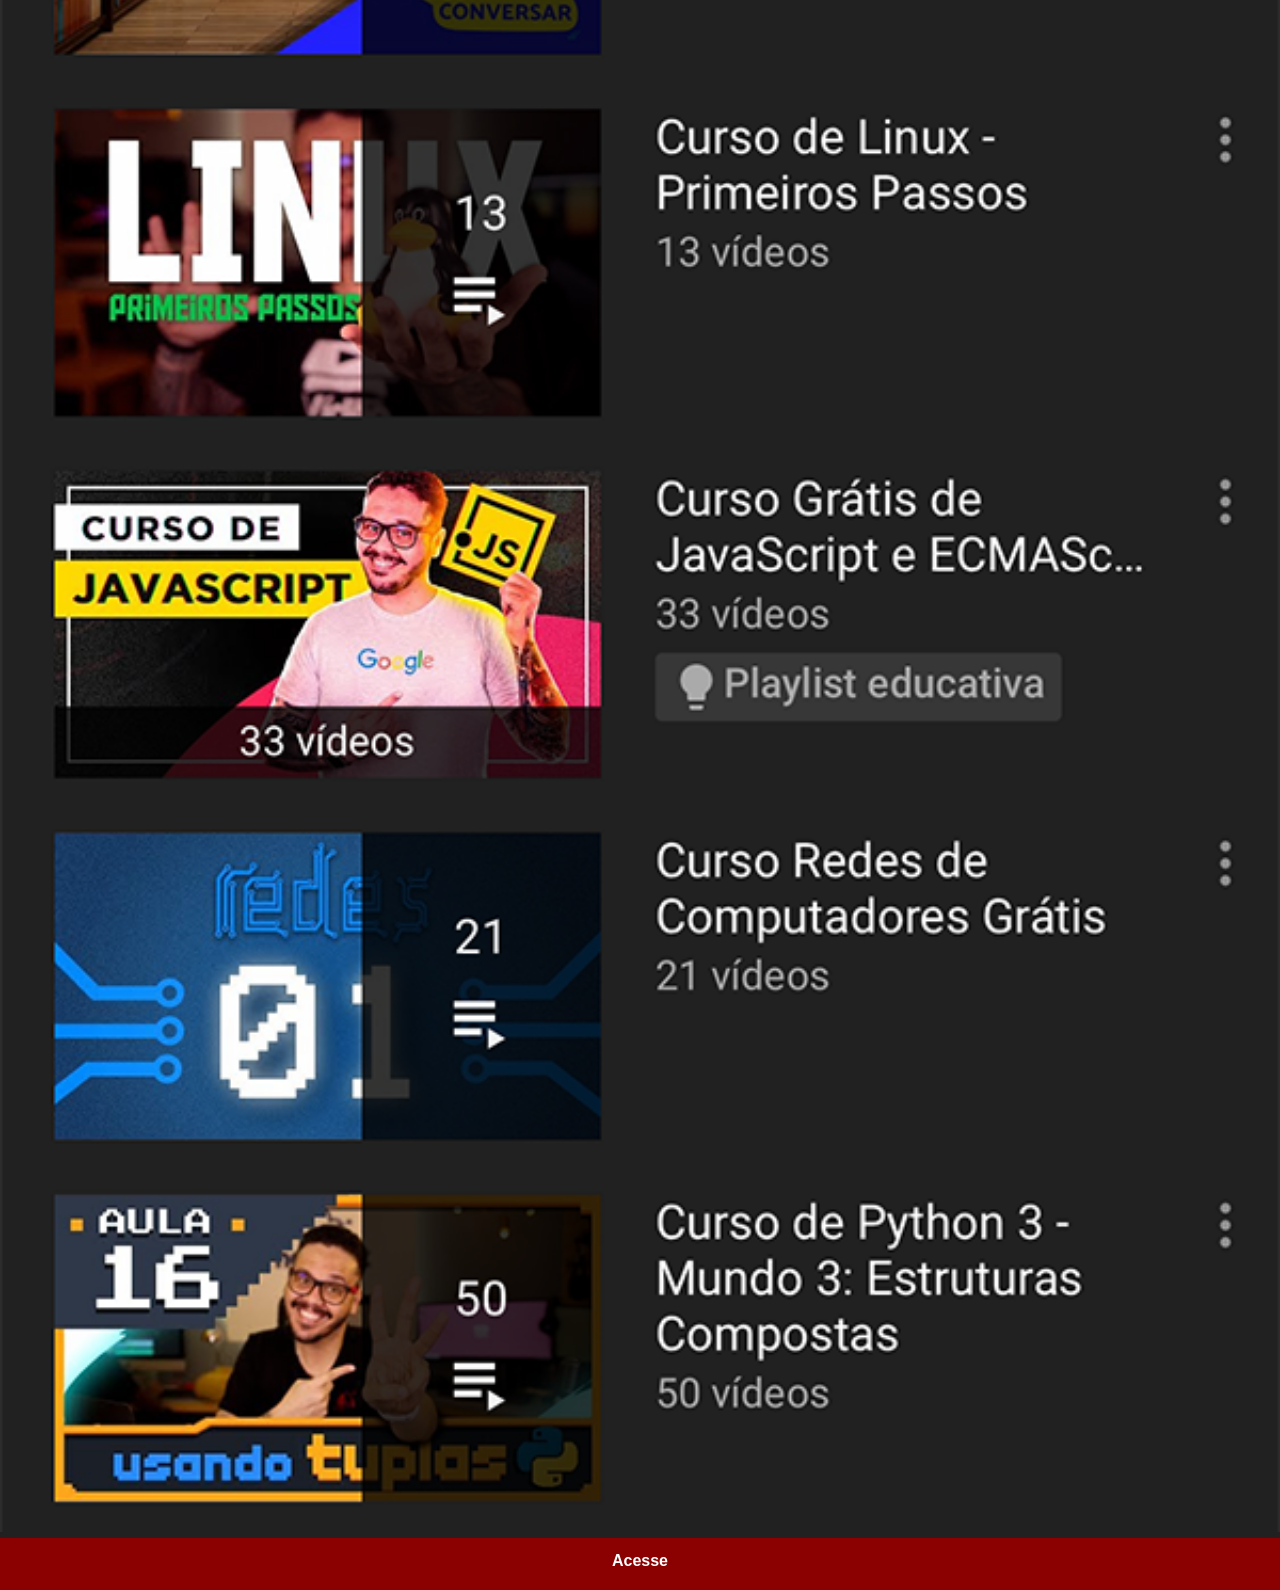
<file: youtube.html>
<!DOCTYPE html>
<html lang="pt-br">
<head>
    <meta charset="UTF-8">
    <meta name="viewport" content="width=device-width, initial-scale=1.0">
    <title>Iframe youtube</title>
    <link rel="stylesheet" href="estilos/social.css">
</head>
<body>
    <img src="imagens/tela-youtube.png" alt="Youtube">
    <a href="https://www.youtube.com/@cursoemvideo/playlists" target="_blank">Acesse</a>
</body>
</html>
</file>
<file: estilos/style.css>
@charset "UTF-8";

* {
    margin: 0px;
    padding: 0px;
    font-family: Arial, Helvetica, sans-serif;
}

html, body{
    height: 100vh;
    width: 100vw;
    background-color: black;
}

main{
    height: 100vh;
    position: relative;
}

body{
    background: url('../imagens/fundo-madeira.jpg') no-repeat top center;
    background-size: cover;
}

section#telefone{
    position: absolute;
    top: 50%;
    left: 50%;
    transform: translate(-50%, -50%);
    width: 311px;
    
    height: 80vh;
    background-size: contain;
    background-position: center;
    background-image: url('../imagens/frame-iphone.png');
    background-repeat: no-repeat;
}

iframe#home{
    position: relative;
    top: 56px;
    left: 62px;
    width: 188px;
    height: 332px;
}

section#redes {
    text-align: right;
}

section#redes img{
    width: 50px;
    margin: 5px;
    border-radius: 50%;
    box-shadow: 2px 2px 5px rgba(0, 0, 0, 0.457);
    
}

section#redes img:hover{
    border: 1px solid rgba(255, 255, 255, 0.492);
    box-sizing: border-box;
    transform: translate(-3px, -3px);
    transition: transform 0.3s;
    box-shadow: 3px 3px 5px rgba(0, 0, 0, 0.492);
}

section#redes img:active {
    transform: scale(95%);
}
</file>
<file: estilos/social.css>
@charset "UTF-8";

* {
            margin: 0px;
            padding: 0px;
            font-family: Arial, Helvetica, sans-serif;
        }

        ::-webkit-scrollbar{
            width: 0px;
            height: 0px;
        }

        img{
            width: 100vw;
            margin-bottom: 0px;
        }

        a{
            display: block;
            background-color: darkred;
            padding: 20px;
            text-align: center;
            color: white;
            font-weight: bold;
            text-decoration: none;
            margin-top: -10px;
        }

        a:hover{
            background-color: red;
        }
</file>
